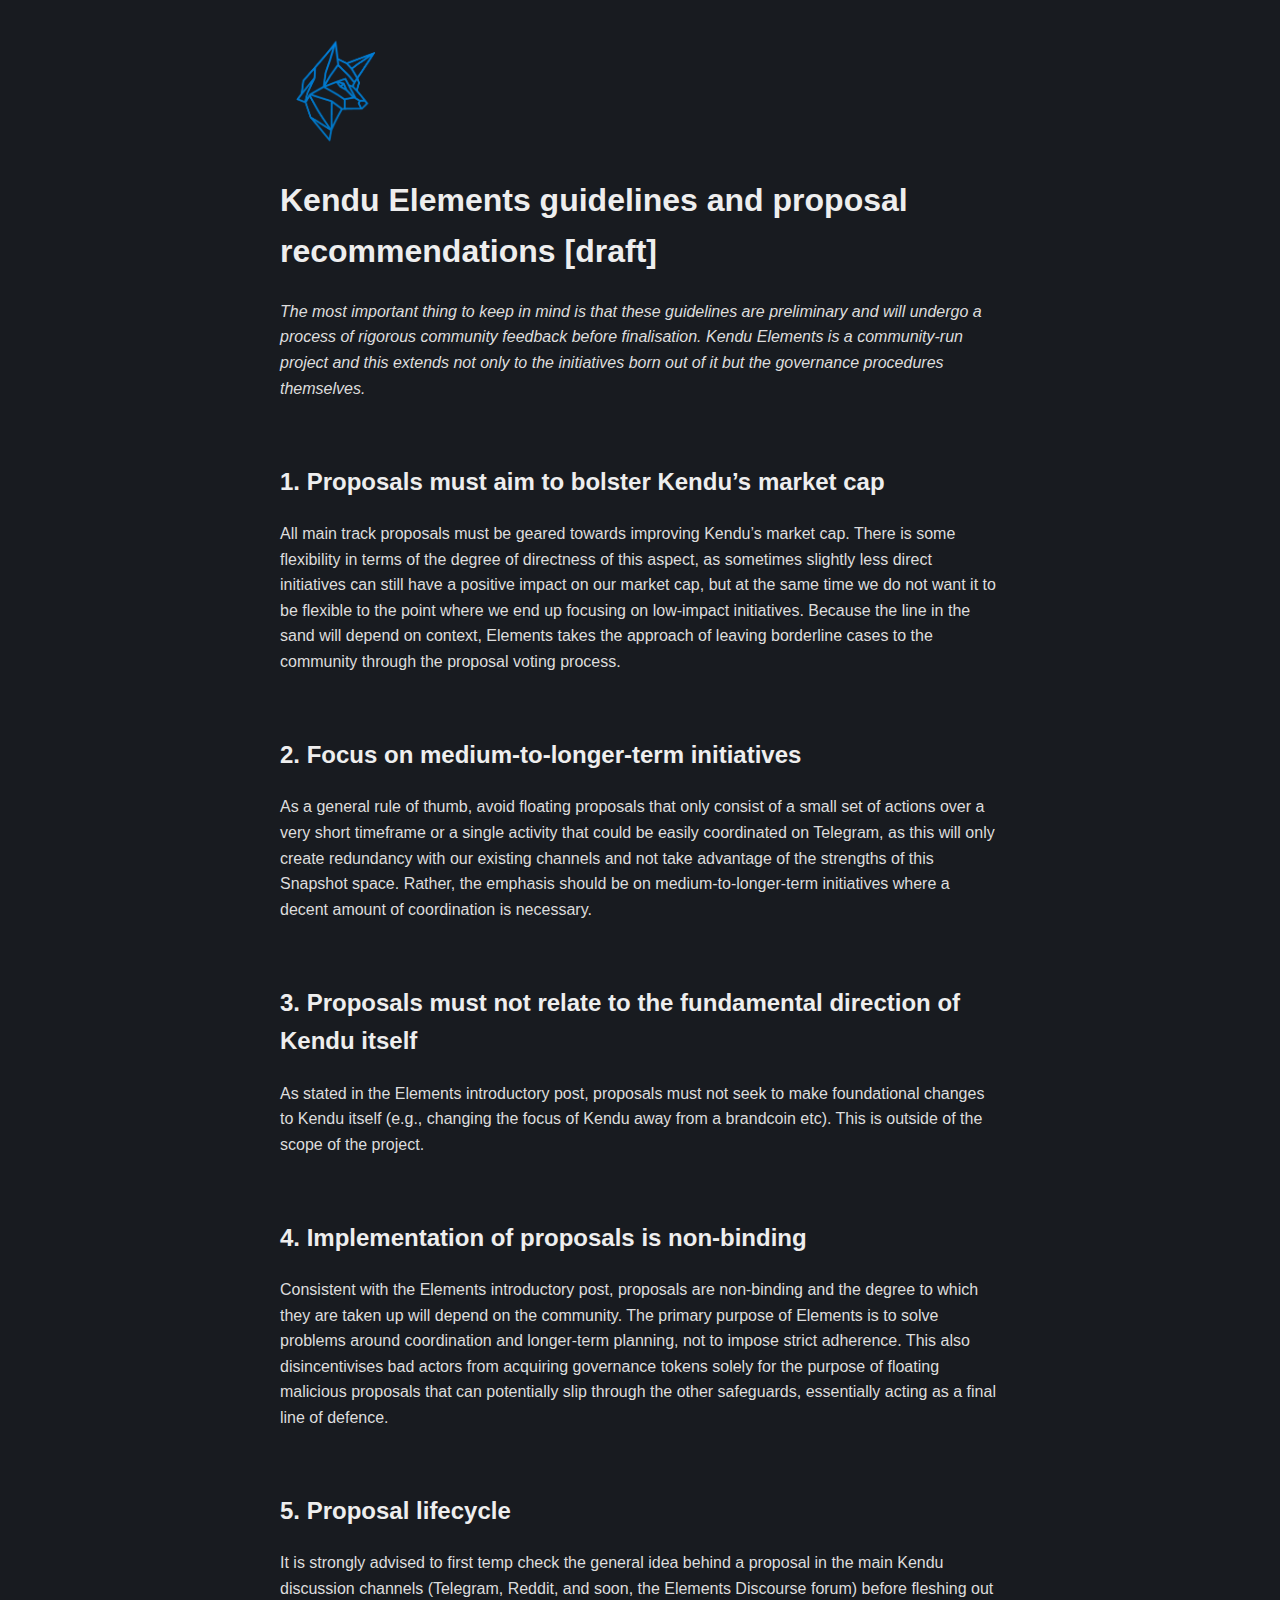
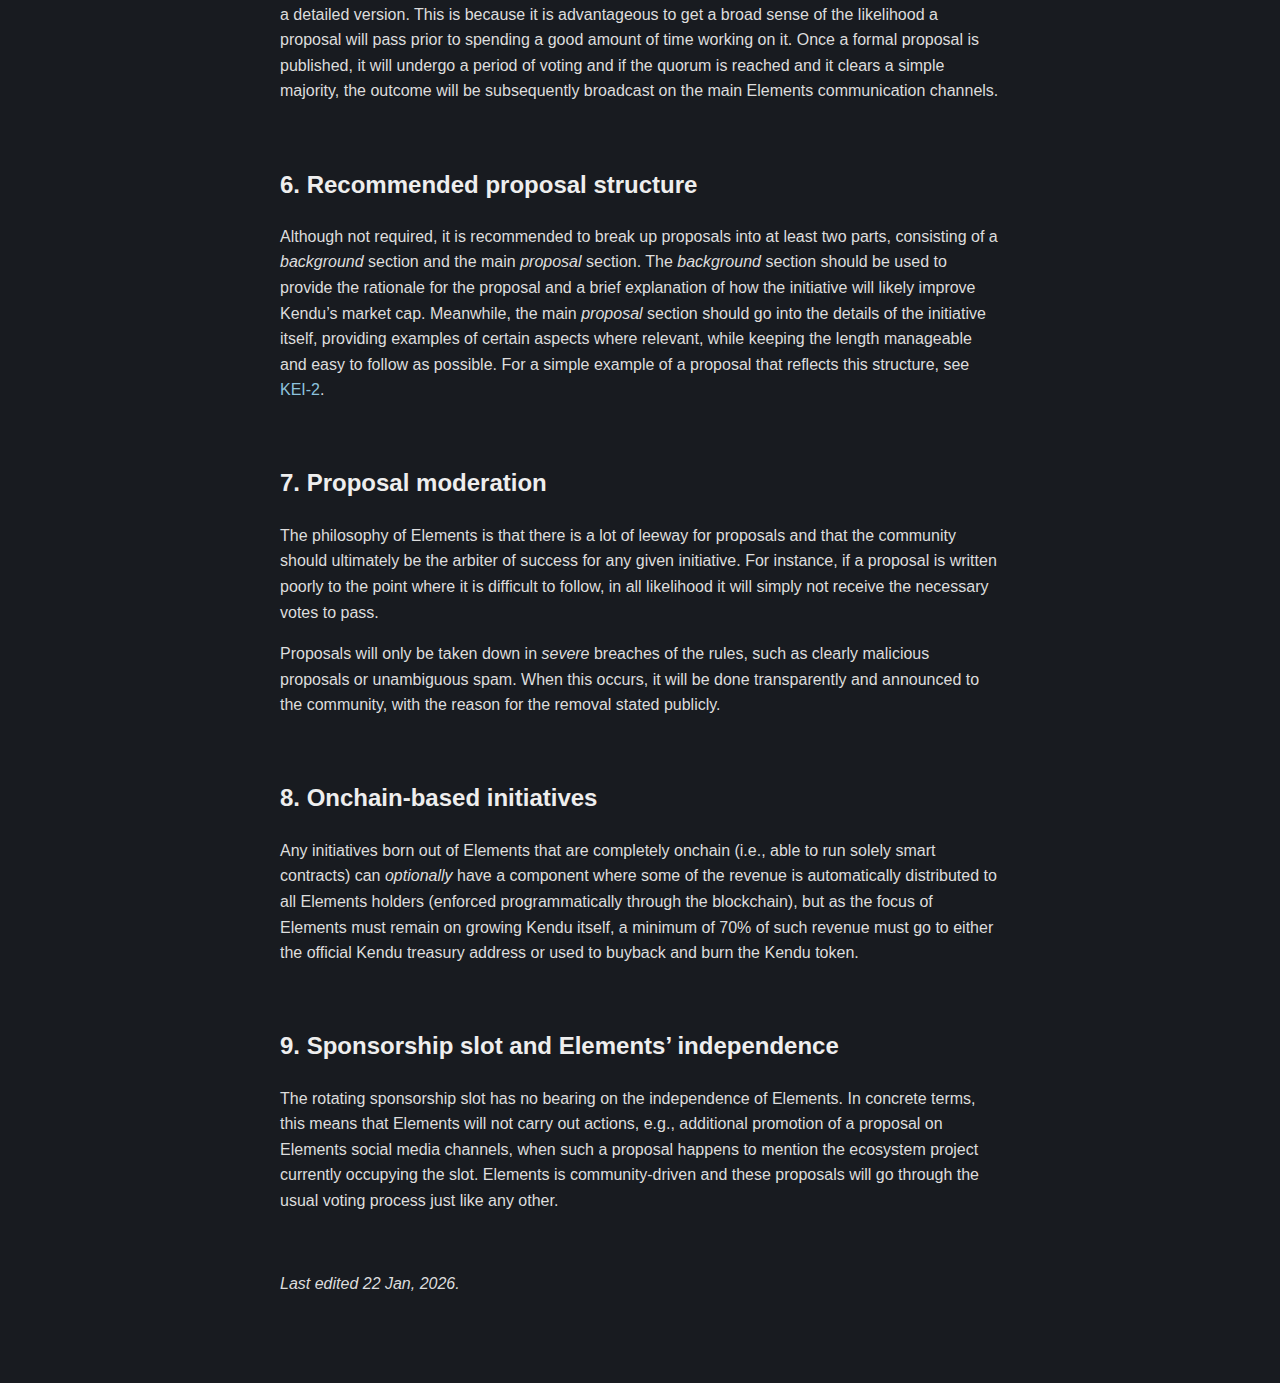
<file: guidelines.html>
<!DOCTYPE html>
<html lang="en-us">

<head>
  <meta http-equiv="X-Clacks-Overhead" content="GNU Terry Pratchett" />
  <meta charset="utf-8">
  <meta name="viewport" content="width=device-width, initial-scale=1.0" />
<title>Kendu Elements guidelines</title>
<meta name="title" content="Kendu Elements guidelines" />
<link
    rel="shortcut icon"
    href="./kei1_assets/ke_logo.png"
    type="image/x-icon"
/>

  <style>
  :root {
    --width: 720px;
    --font-main: Verdana, sans-serif;
    --font-secondary: Verdana, sans-serif;
    --font-scale: 1em;
    --background-color: #181b20;
    --heading-color: #eee;
    --text-color: #ddd;
    --link-color: #8cc2dd;
    --visited-color: #8b6fcb;
    --blockquote-color: #ccc;
  }

  @media (prefers-color-scheme: dark) {
    :root {
      --background-color: #181b20;
      --heading-color: #eee;
      --text-color: #ddd;
      --link-color: #8cc2dd;
      --visited-color: #8b6fcb;
      --blockquote-color: #ccc;
    }
  }

  body {
    font-family: var(--font-secondary);
    font-size: var(--font-scale);
    margin: auto;
    padding: 20px;
    max-width: var(--width);
    text-align: left;
    background-color: var(--background-color);
    word-wrap: break-word;
    overflow-wrap: break-word;
    line-height: 1.5;
    color: var(--text-color);
  }

  h1,
  h2,
  h3,
  h4,
  h5,
  h6 {
    font-family: var(--font-main);
    color: var(--heading-color);
  }

  a {
    color: var(--link-color);
    cursor: pointer;
    text-decoration: none;
  }

  a:hover {
    text-decoration: underline;
  }

  nav a {
    margin-right: 8px;
  }

  strong,
  b {
    color: var(--heading-color);
  }

  button {
    margin: 0;
    cursor: pointer;
  }

  time {
    font-family: monospace;
    font-style: normal;
    font-size: 15px;
  }

  main {
    line-height: 1.6;
  }

  table {
    width: 100%;
  }

  hr {
    border: 0;
    border-top: 1px dashed;
  }

  img {
    max-width: 100%;
  }

  code {
    font-family: monospace;
    padding: 2px;
    border-radius: 3px;
  }

  blockquote {
    border-left: 1px solid #999;
    color: var(--blockquote-color);
    padding-left: 20px;
    font-style: italic;
  }

  footer {
    padding: 25px 0;
    text-align: center;
  }

  .title:hover {
    text-decoration: none;
  }

  .title h1 {
    font-size: 1.5em;
  }

  .inline {
    width: auto !important;
  }

  .highlight,
  .code {
    border-radius: 3px;
    margin-block-start: 1em;
    margin-block-end: 1em;
    overflow-x: auto;
  }

   
  ul.blog-posts {
    list-style-type: none;
    padding: unset;
  }

  ul.blog-posts li {
    display: flex;
  }

  ul.blog-posts li span {
    flex: 0 0 130px;
  }

  ul.blog-posts li a:visited {
    color: var(--visited-color);
  }

</style>

</head>

<body>
  <header><a href="/" class="title">
</a>
</header>
  <main>

<content>
  <p><a href="https://kenduelements.xyz/"><img src="./kei1_assets/ke_logo.png" style="height:110px;width:110px;" alt="Logo"></a></p>
  <h1 id="kendu-elements-guidelines-and-proposal-recommendations-draft">Kendu Elements guidelines and proposal recommendations [draft]</h1>
  
<p><i>The most important thing to keep in mind is that these guidelines are preliminary and will undergo a process of rigorous community feedback before finalisation. Kendu Elements is a community-run project and this extends not only to the initiatives born out of it but the governance procedures themselves.</i></p>
<br>
<h2 id="1-proposals-must-aim-to-bolster-kendus-market-cap">1. Proposals must aim to bolster Kendu’s market cap</h2>
<p>All main track proposals must be geared towards improving Kendu’s market cap. There is some flexibility in terms of the degree of directness of this aspect, as sometimes slightly less direct initiatives can still have a positive impact on our market cap, but at the same time we do not want it to be flexible to the point where we end up focusing on low-impact initiatives. Because the line in the sand will depend on context, Elements takes the approach of leaving borderline cases to the community through the proposal voting process.</p>
<br>
<h2 id="2-focus-on-medium-to-longer-term-initiatives">2. Focus on medium-to-longer-term initiatives</h2>
<p>As a general rule of thumb, avoid floating proposals that only consist of a small set of actions over a very short timeframe or a single activity that could be easily coordinated on Telegram, as this will only create redundancy with our existing channels and not take advantage of the strengths of this Snapshot space. Rather, the emphasis should be on medium-to-longer-term initiatives where a decent amount of coordination is necessary.</p>
<br>
<h2 id="3-proposals-must-not-relate-to-the-fundamental-direction-of-kendu-itself">3. Proposals must not relate to the fundamental direction of Kendu itself</h2>
<p>As stated in the Elements introductory post, proposals must not seek to make foundational changes to Kendu itself (e.g., changing the focus of Kendu away from a brandcoin etc). This is outside of the scope of the project.</p>
<br>
<h2 id="4-implementation-of-proposals-is-non-binding">4. Implementation of proposals is non-binding</h2>
<p>Consistent with the Elements introductory post, proposals are non-binding and the degree to which they are taken up will depend on the community. The primary purpose of Elements is to solve problems around coordination and longer-term planning, not to impose strict adherence. This also disincentivises bad actors from acquiring governance tokens solely for the purpose of floating malicious proposals that can potentially slip through the other safeguards, essentially acting as a final line of defence.</p>
<br>
<h2 id="5-proposal-lifecycle">5. Proposal lifecycle</h2>
<p>It is strongly advised to first temp check the general idea behind a proposal in the main Kendu discussion channels (Telegram, Reddit, and soon, the Elements Discourse forum) before fleshing out a detailed version. This is because it is advantageous to get a broad sense of the likelihood a proposal will pass prior to spending a good amount of time working on it. Once a formal proposal is published, it will undergo a period of voting and if the quorum is reached and it clears a simple majority, the outcome will be subsequently broadcast on the main Elements communication channels.</p>
<br>
<h2 id="6-recommended-proposal-structure">6. Recommended proposal structure</h2>
<p>Although not required, it is recommended to break up proposals into at least two parts, consisting of a <em>background</em> section and the main <em>proposal</em> section. The <em>background</em> section should be used to provide the rationale for the proposal and a brief explanation of how the initiative will likely improve Kendu’s market cap. Meanwhile, the main <em>proposal</em> section should go into the details of the initiative itself, providing examples of certain aspects where relevant, while keeping the length manageable and easy to follow as possible. For a simple example of a proposal that reflects this structure, see <a href="https://kenduelements.xyz/kei2">KEI-2</a>.</p>
<br>
<h2 id="7-proposal-moderation">7. Proposal moderation</h2>
<p>The philosophy of Elements is that there is a lot of leeway for proposals and that the community should ultimately be the arbiter of success for any given initiative. For instance, if a proposal is written poorly to the point where it is difficult to follow, in all likelihood it will simply not receive the necessary votes to pass.</p>
<p>Proposals will only be taken down in <em>severe</em> breaches of the rules, such as clearly malicious proposals or unambiguous spam. When this occurs, it will be done transparently and announced to the community, with the reason for the removal stated publicly.</p>
<br>
<h2 id="8-onchain-based-initiatives">8. Onchain-based initiatives</h2>
<p>Any initiatives born out of Elements that are completely onchain (i.e., able to run solely smart contracts) can <em>optionally</em> have a component where some of the revenue is automatically distributed to all Elements holders (enforced programmatically through the blockchain), but as the focus of Elements must remain on growing Kendu itself, a minimum of 70% of such revenue must go to either the official Kendu treasury address or used to buyback and burn the Kendu token.</p>
<br>
<h2 id="9-sponsorship-slot-and-elements-independence">9. Sponsorship slot and Elements’ independence</h2>
<p>The rotating sponsorship slot has no bearing on the independence of Elements. In concrete terms, this means that Elements will not carry out actions, e.g., additional promotion of a proposal on Elements social media channels, when such a proposal happens to mention the ecosystem project currently occupying the slot. Elements is community-driven and these proposals will go through the usual voting process just like any other.</p>
<br>
<p><em>Last edited 22 Jan, 2026.</em></p>

</content>



<p>
  
</p>

  </main>
  <footer></footer>

  
</body>

</html>
</file>
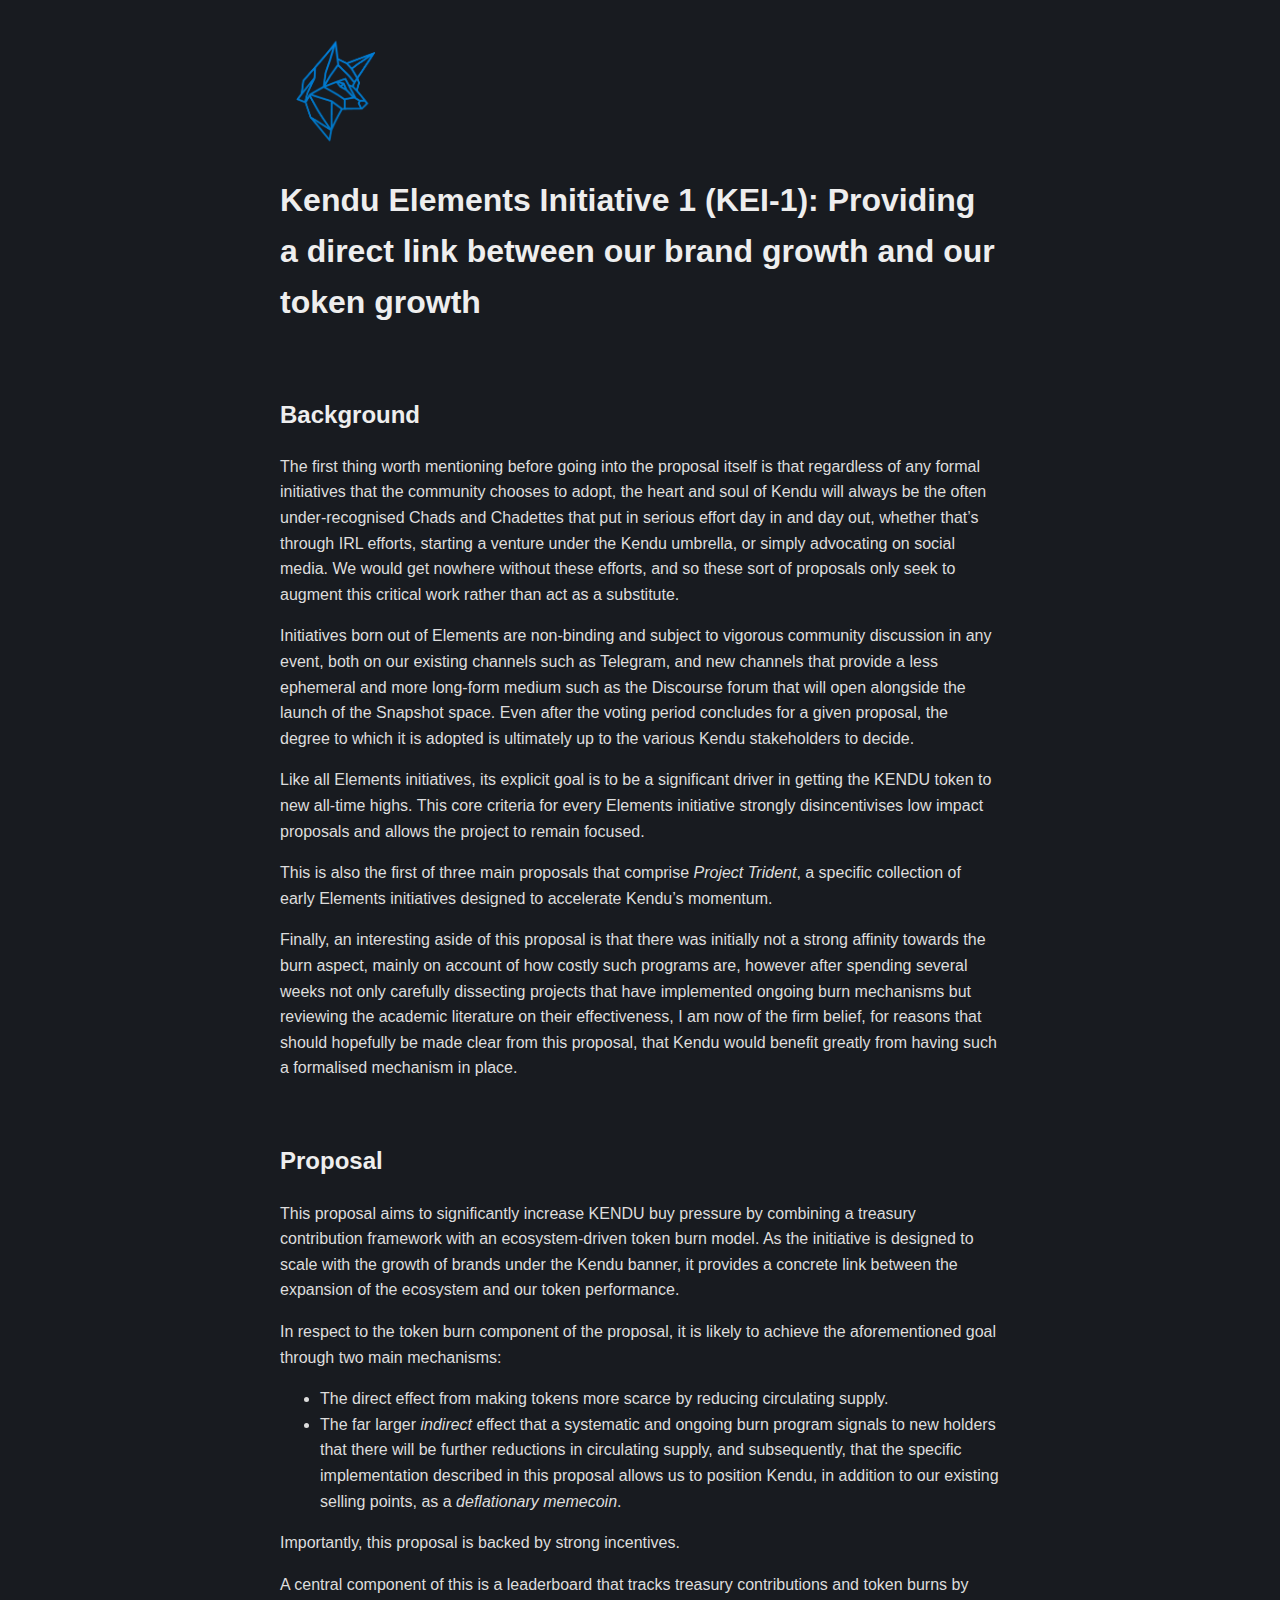
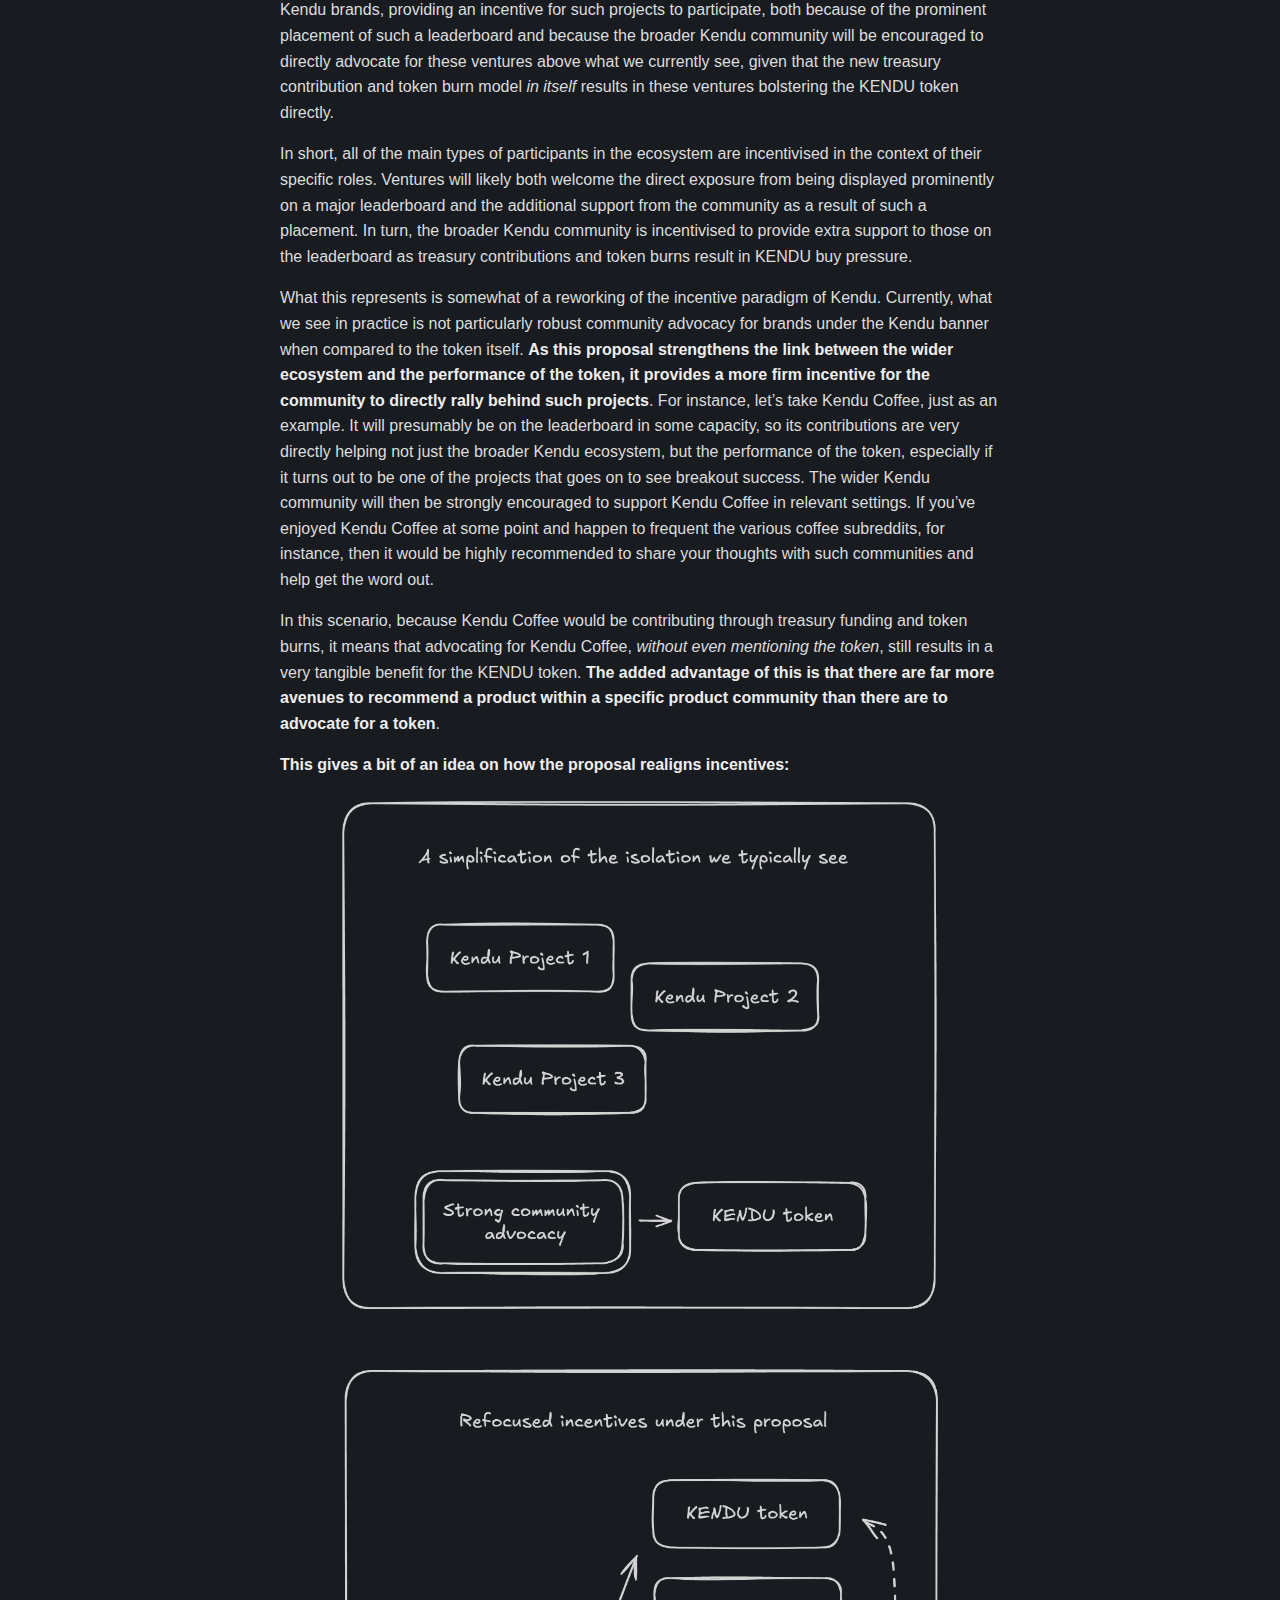
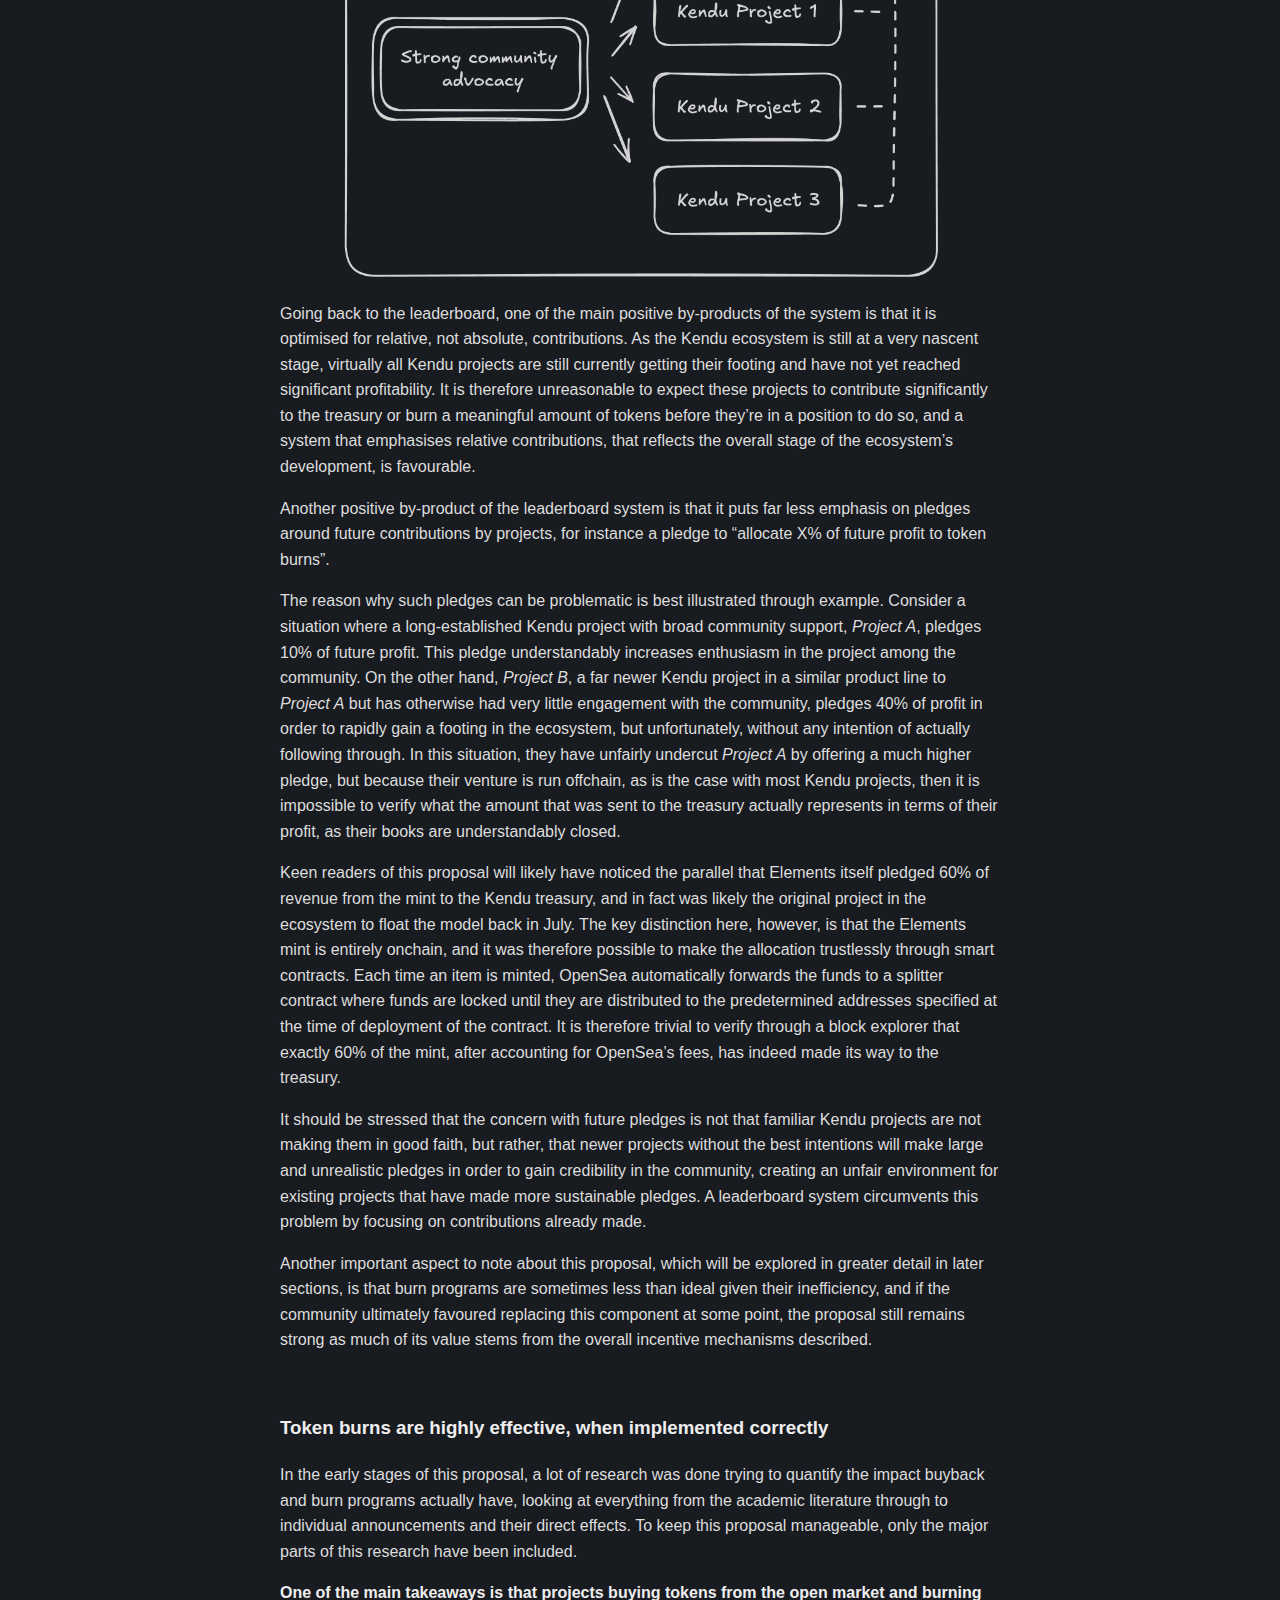
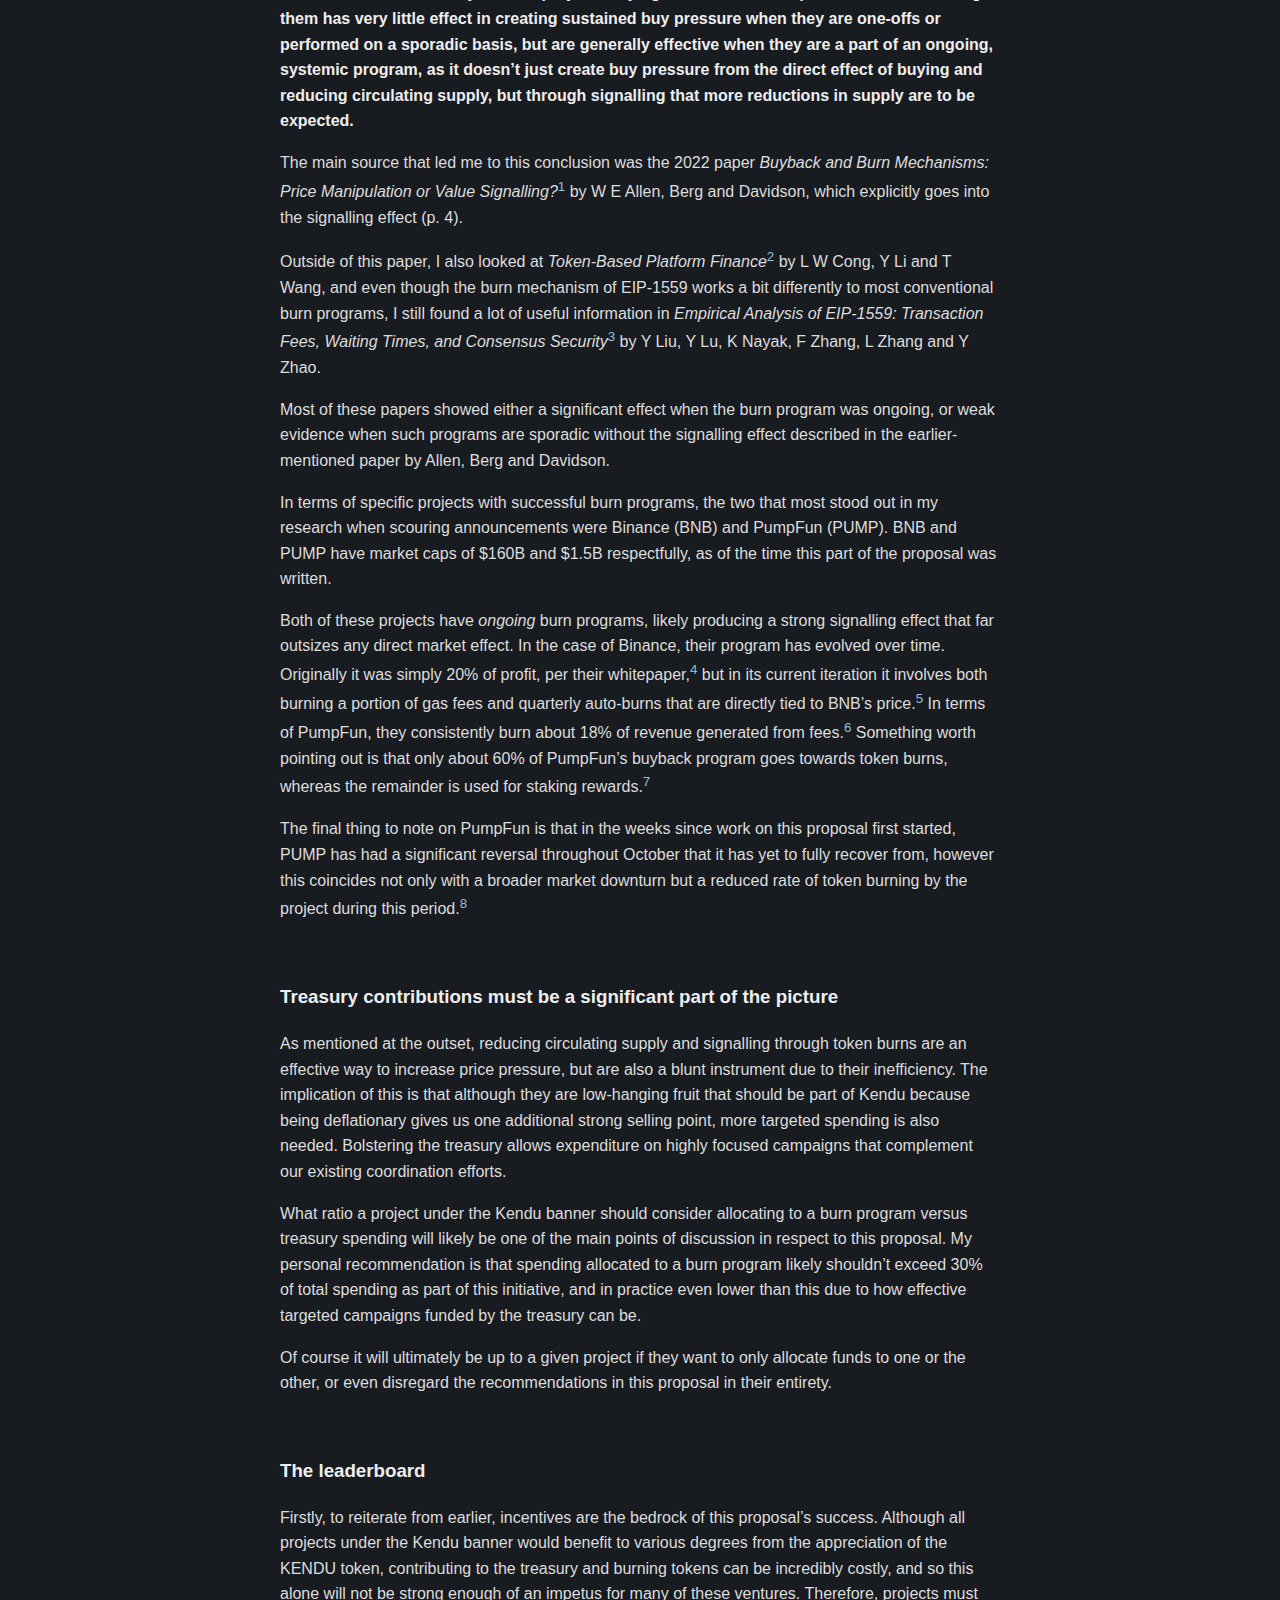
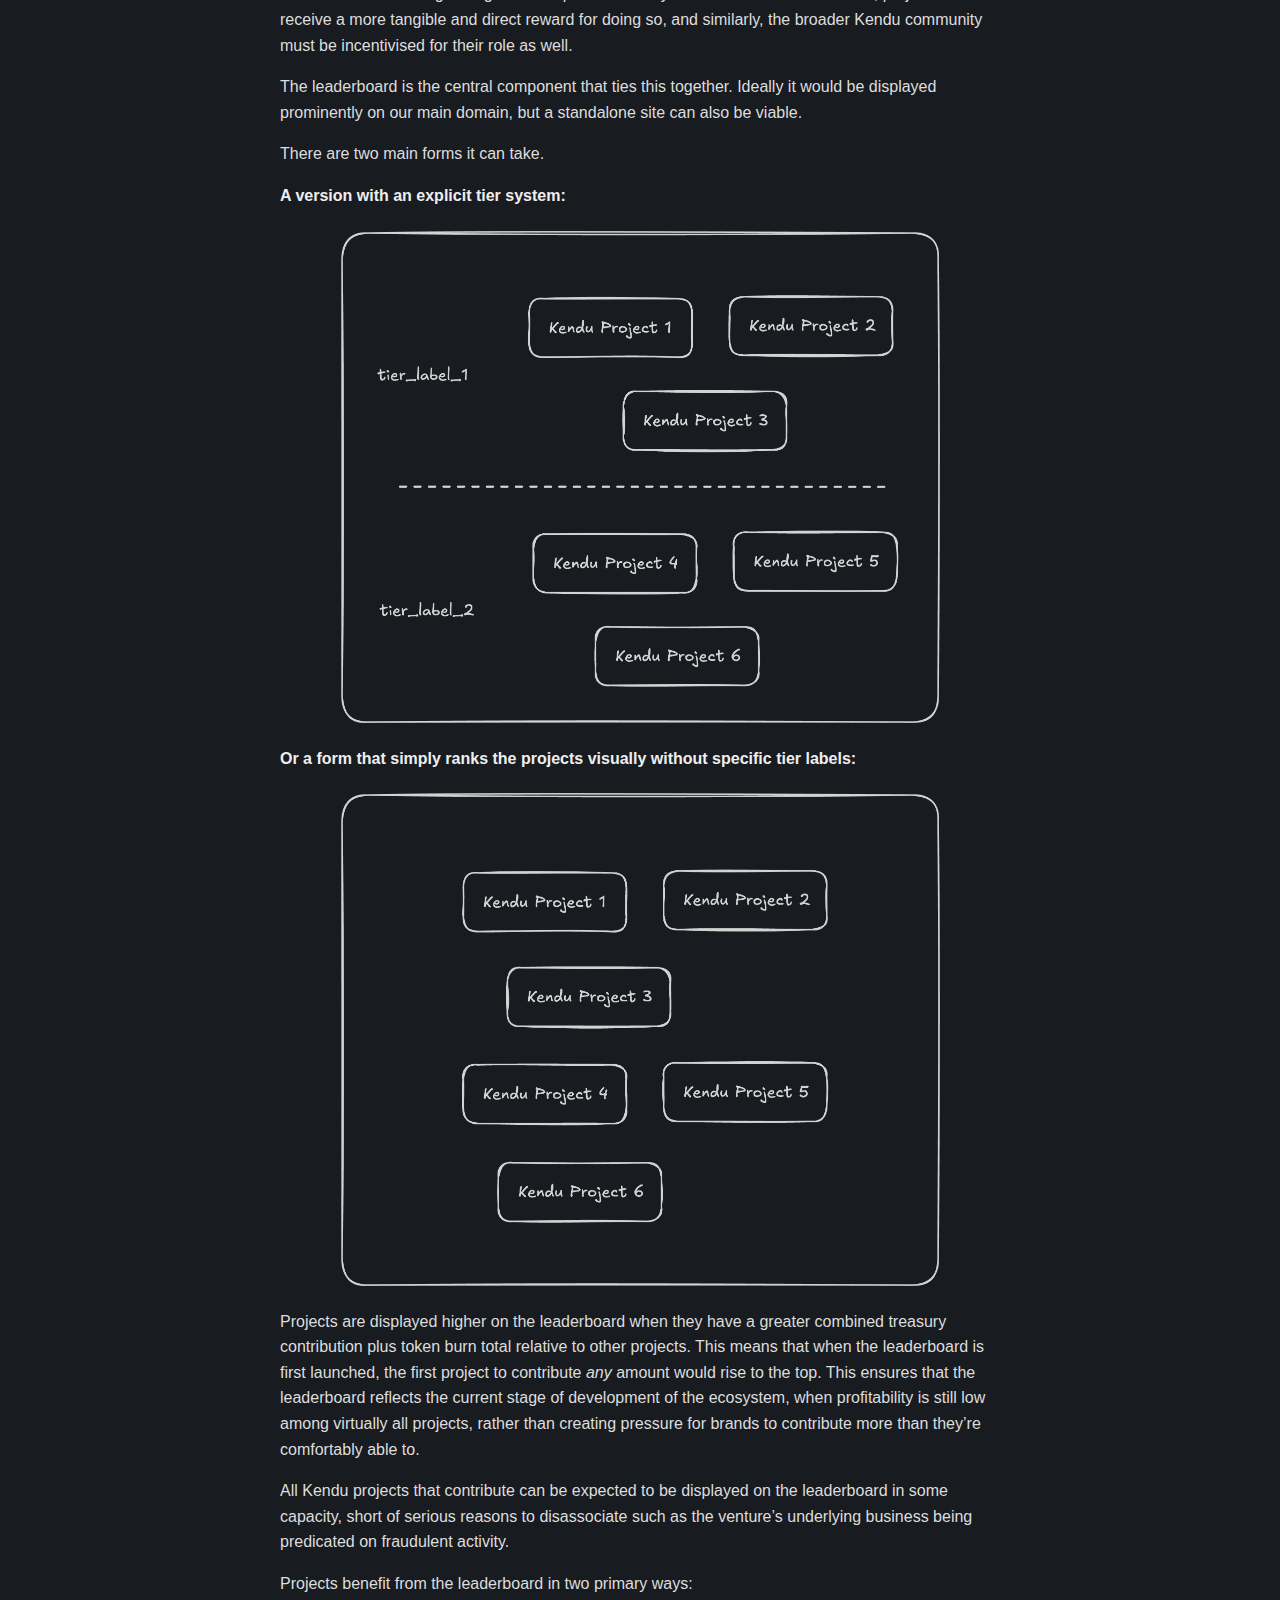
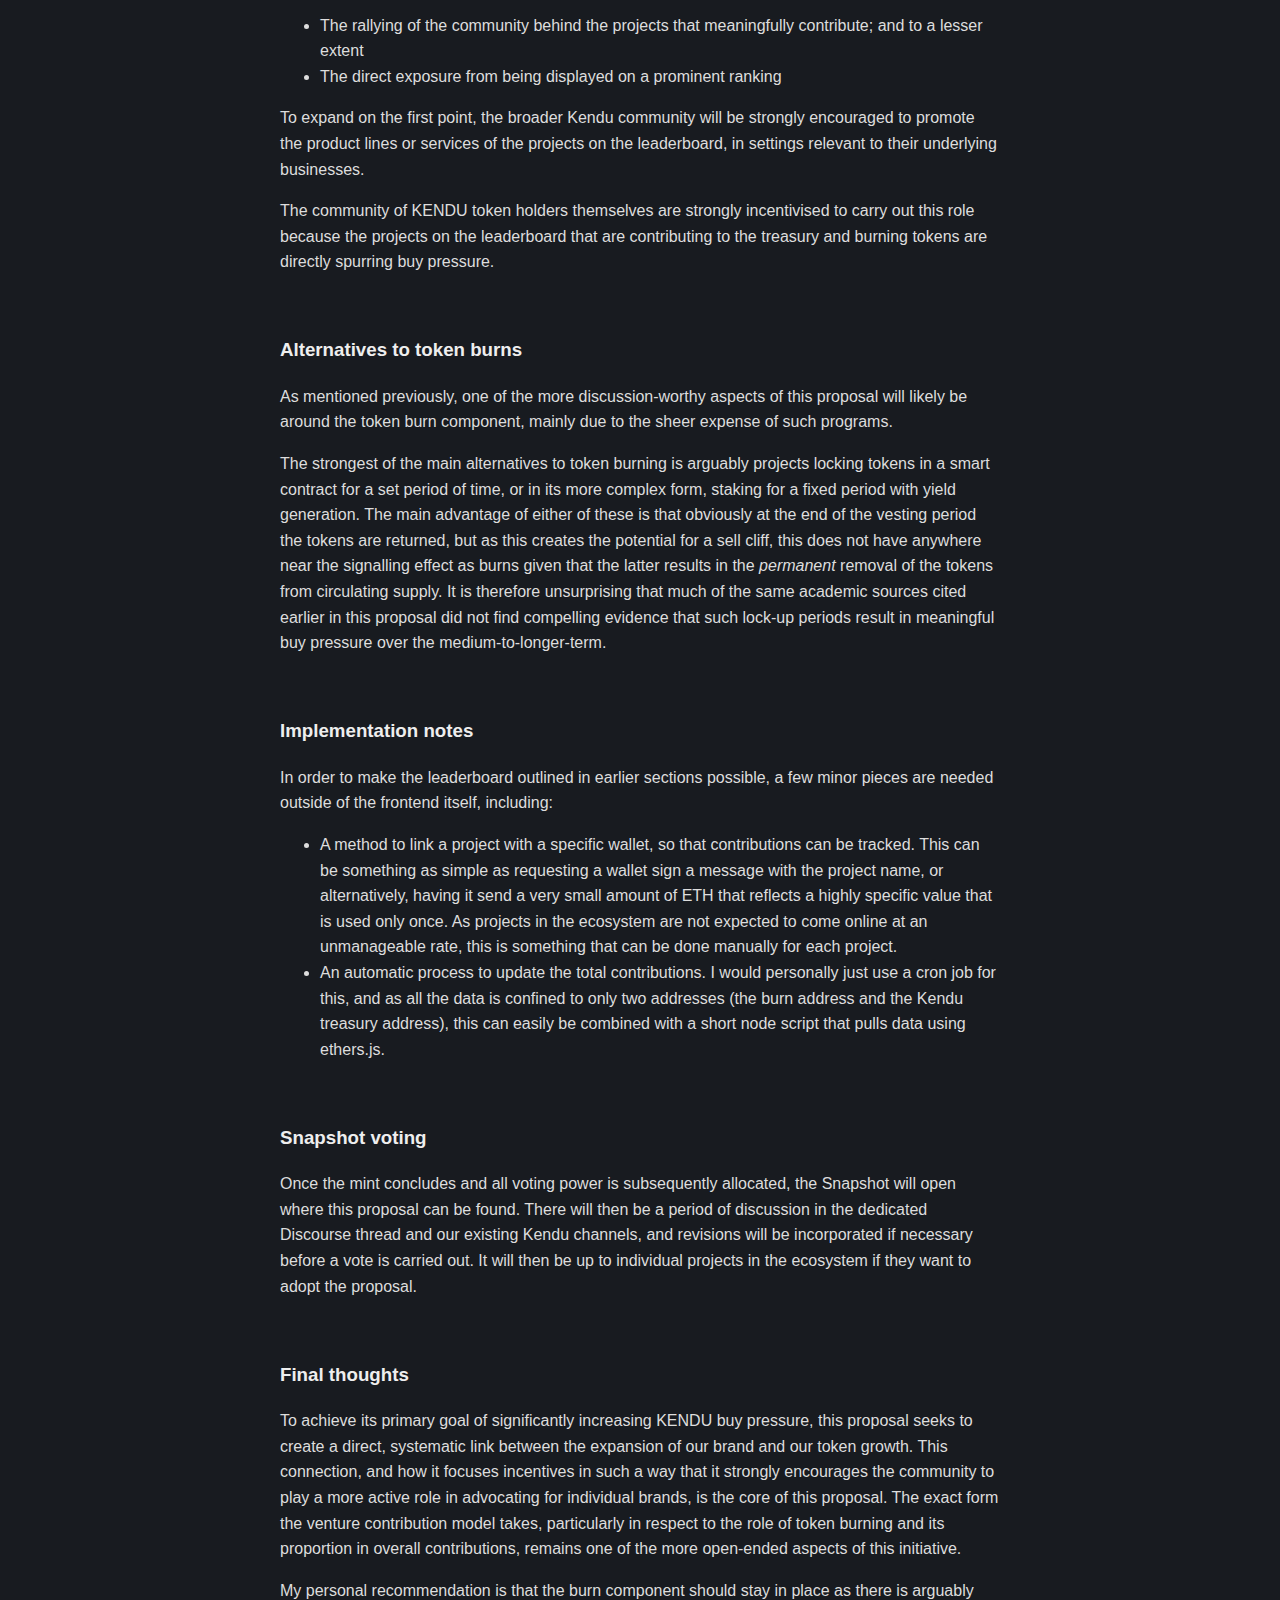
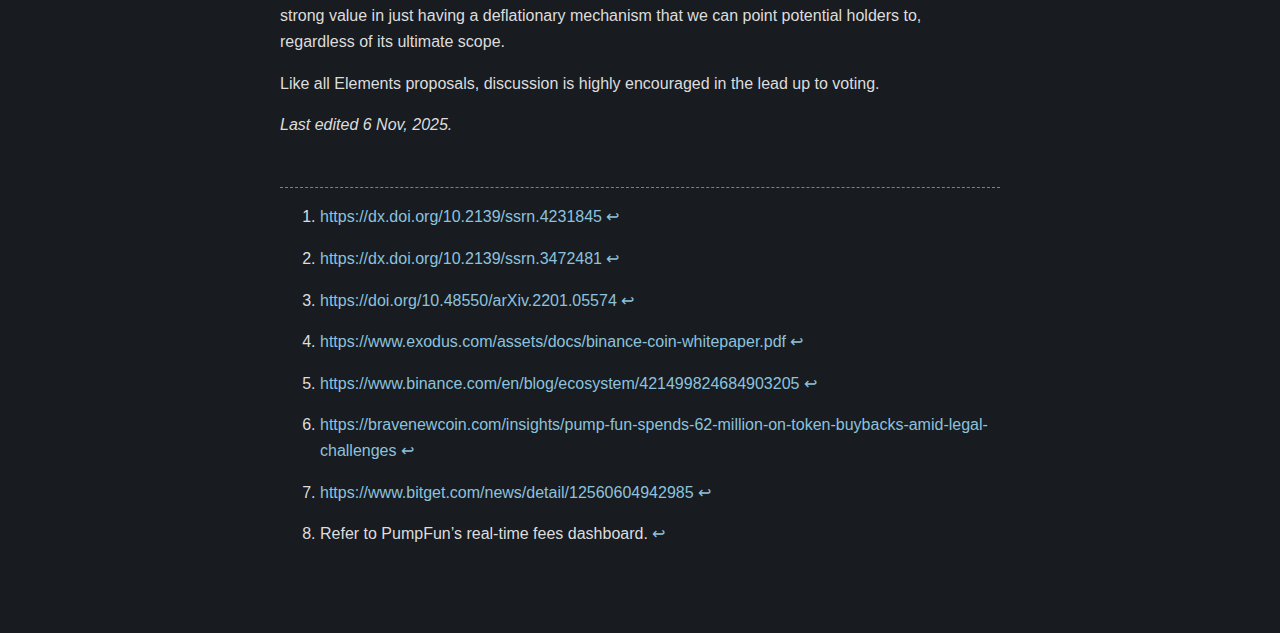
<file: kei1.html>
<!DOCTYPE html>
<html lang="en-us">

<head>
  <meta http-equiv="X-Clacks-Overhead" content="GNU Terry Pratchett" />
  <meta charset="utf-8">
  <meta name="viewport" content="width=device-width, initial-scale=1.0" />
<title>Kendu Elements Initiative 1</title>
<meta name="title" content="Kendu Elements Initiative 1" />
<link
    rel="shortcut icon"
    href="./kei1_assets/ke_logo.png"
    type="image/x-icon"
/>
<meta name="description" content="
Kendu Elements Initiative 1 (KEI-1): Providing a direct link between our brand growth and our token growth
Background
The first thing worth mentioning before going into the proposal itself is that regardless of any formal initiatives that the community chooses to adopt, the heart and soul of Kendu will always be the often under-recognised Chads and Chadettes that put in serious effort day in and day out, whether that’s through IRL efforts, starting a venture under the Kendu umbrella, or simply advocating on social media. We would get nowhere without these efforts, and so these sort of proposals only seek to augment this critical work rather than act as a substitute." />
<meta name="keywords" content="" />


<meta property="og:url" content="https://kenduelements.xyz/kei1/">
  <meta property="og:site_name" content="Kendu Elements Initiative 1">
  <meta property="og:title" content="Kendu Elements Initiative 1">
  <meta property="og:description" content="Kendu Elements Initiative 1 (KEI-1): Providing a direct link between our brand growth and our token growth Background The first thing worth mentioning before going into the proposal itself is that regardless of any formal initiatives that the community chooses to adopt, the heart and soul of Kendu will always be the often under-recognised Chads and Chadettes that put in serious effort day in and day out, whether that’s through IRL efforts, starting a venture under the Kendu umbrella, or simply advocating on social media. We would get nowhere without these efforts, and so these sort of proposals only seek to augment this critical work rather than act as a substitute.">
  <meta property="og:locale" content="en_us">
  <meta property="og:type" content="article">




  <meta name="twitter:card" content="summary">
  <meta name="twitter:title" content="Kendu Elements Initiative 1">
  <meta name="twitter:description" content="Kendu Elements Initiative 1 (KEI-1): Providing a direct link between our brand growth and our token growth Background The first thing worth mentioning before going into the proposal itself is that regardless of any formal initiatives that the community chooses to adopt, the heart and soul of Kendu will always be the often under-recognised Chads and Chadettes that put in serious effort day in and day out, whether that’s through IRL efforts, starting a venture under the Kendu umbrella, or simply advocating on social media. We would get nowhere without these efforts, and so these sort of proposals only seek to augment this critical work rather than act as a substitute.">




  <meta itemprop="name" content="Kendu Elements Initiative 1">
  <meta itemprop="description" content="Kendu Elements Initiative 1 (KEI-1): Providing a direct link between our brand growth and our token growth Background The first thing worth mentioning before going into the proposal itself is that regardless of any formal initiatives that the community chooses to adopt, the heart and soul of Kendu will always be the often under-recognised Chads and Chadettes that put in serious effort day in and day out, whether that’s through IRL efforts, starting a venture under the Kendu umbrella, or simply advocating on social media. We would get nowhere without these efforts, and so these sort of proposals only seek to augment this critical work rather than act as a substitute.">
  <meta itemprop="wordCount" content="3082">
<meta name="referrer" content="no-referrer-when-downgrade" />

  <style>
  :root {
    --width: 720px;
    --font-main: Verdana, sans-serif;
    --font-secondary: Verdana, sans-serif;
    --font-scale: 1em;
    --background-color: #181b20;
    --heading-color: #eee;
    --text-color: #ddd;
    --link-color: #8cc2dd;
    --visited-color: #8b6fcb;
    --blockquote-color: #ccc;
  }

  @media (prefers-color-scheme: dark) {
    :root {
      --background-color: #181b20;
      --heading-color: #eee;
      --text-color: #ddd;
      --link-color: #8cc2dd;
      --visited-color: #8b6fcb;
      --blockquote-color: #ccc;
    }
  }

  body {
    font-family: var(--font-secondary);
    font-size: var(--font-scale);
    margin: auto;
    padding: 20px;
    max-width: var(--width);
    text-align: left;
    background-color: var(--background-color);
    word-wrap: break-word;
    overflow-wrap: break-word;
    line-height: 1.5;
    color: var(--text-color);
  }

  h1,
  h2,
  h3,
  h4,
  h5,
  h6 {
    font-family: var(--font-main);
    color: var(--heading-color);
  }

  a {
    color: var(--link-color);
    cursor: pointer;
    text-decoration: none;
  }

  a:hover {
    text-decoration: underline;
  }

  nav a {
    margin-right: 8px;
  }

  strong,
  b {
    color: var(--heading-color);
  }

  button {
    margin: 0;
    cursor: pointer;
  }

  time {
    font-family: monospace;
    font-style: normal;
    font-size: 15px;
  }

  main {
    line-height: 1.6;
  }

  table {
    width: 100%;
  }

  hr {
    border: 0;
    border-top: 1px dashed;
  }

  img {
    max-width: 100%;
  }

  code {
    font-family: monospace;
    padding: 2px;
    border-radius: 3px;
  }

  blockquote {
    border-left: 1px solid #999;
    color: var(--blockquote-color);
    padding-left: 20px;
    font-style: italic;
  }

  footer {
    padding: 25px 0;
    text-align: center;
  }

  .title:hover {
    text-decoration: none;
  }

  .title h1 {
    font-size: 1.5em;
  }

  .inline {
    width: auto !important;
  }

  .highlight,
  .code {
    border-radius: 3px;
    margin-block-start: 1em;
    margin-block-end: 1em;
    overflow-x: auto;
  }

   
  ul.blog-posts {
    list-style-type: none;
    padding: unset;
  }

  ul.blog-posts li {
    display: flex;
  }

  ul.blog-posts li span {
    flex: 0 0 130px;
  }

  ul.blog-posts li a:visited {
    color: var(--visited-color);
  }

</style>

</head>

<body>
  <header><a href="/" class="title">
</a>
</header>
  <main>

<content>
  <p><a href="https://kenduelements.xyz/"><img src="./kei1_assets/ke_logo.png" style="height:110px;width:110px;" alt="Logo"></a></p>
<h1 id="kendu-elements-initiative-1-kei-1-providing-a-direct-link-between-our-brand-growth-and-our-token-growth">Kendu Elements Initiative 1 (KEI-1): Providing a direct link between our brand growth and our token growth</h1>
<br>
<h2 id="background">Background</h2>
<p>The first thing worth mentioning before going into the proposal itself is that regardless of any formal initiatives that the community chooses to adopt, the heart and soul of Kendu will always be the often under-recognised Chads and Chadettes that put in serious effort day in and day out, whether that’s through IRL efforts, starting a venture under the Kendu umbrella, or simply advocating on social media. We would get nowhere without these efforts, and so these sort of proposals only seek to augment this critical work rather than act as a substitute.</p>
<p>Initiatives born out of Elements are non-binding and subject to vigorous community discussion in any event, both on our existing channels such as Telegram, and new channels that provide a less ephemeral and more long-form medium such as the Discourse forum that will open alongside the launch of the Snapshot space. Even after the voting period concludes for a given proposal, the degree to which it is adopted is ultimately up to the various Kendu stakeholders to decide.</p>
<p>Like all Elements initiatives, its explicit goal is to be a significant driver in getting the KENDU token to new all-time highs. This core criteria for every Elements initiative strongly disincentivises low impact proposals and allows the project to remain focused.</p>
<p>This is also the first of three main proposals that comprise <em>Project Trident</em>, a specific collection of early Elements initiatives designed to accelerate Kendu’s momentum.</p>
<p>Finally, an interesting aside of this proposal is that there was initially not a strong affinity towards the burn aspect, mainly on account of how costly such programs are, however after spending several weeks not only carefully dissecting projects that have implemented ongoing burn mechanisms but reviewing the academic literature on their effectiveness, I am now of the firm belief, for reasons that should hopefully be made clear from this proposal, that Kendu would benefit greatly from having such a formalised mechanism in place.</p>
<br>
<h2 id="proposal">Proposal</h2>
<p>This proposal aims to significantly increase KENDU buy pressure by combining a treasury contribution framework with an ecosystem-driven token burn model. As the initiative is designed to scale with the growth of brands under the Kendu banner, it provides a concrete link between the expansion of the ecosystem and our token performance.</p>
<p>In respect to the token burn component of the proposal, it is likely to achieve the aforementioned goal through two main mechanisms:</p>
<ul>
<li>The direct effect from making tokens more scarce by reducing circulating supply.</li>
<li>The far larger <em>indirect</em> effect that a systematic and ongoing burn program signals to new holders that there will be further reductions in circulating supply, and subsequently, that the specific implementation described in this proposal allows us to position Kendu, in addition to our existing selling points, as a <em>deflationary memecoin</em>.</li>
</ul>
<p>Importantly, this proposal is backed by strong incentives.</p>
<p>A central component of this is a leaderboard that tracks treasury contributions and token burns by Kendu brands, providing an incentive for such projects to participate, both because of the prominent placement of such a leaderboard and because the broader Kendu community will be encouraged to directly advocate for these ventures above what we currently see, given that the new treasury contribution and token burn model <em>in itself</em> results in these ventures bolstering the KENDU token directly.</p>
<p>In short, all of the main types of participants in the ecosystem are incentivised in the context of their specific roles. Ventures will likely both welcome the direct exposure from being displayed prominently on a major leaderboard and the additional support from the community as a result of such a placement. In turn, the broader Kendu community is incentivised to provide extra support to those on the leaderboard as treasury contributions and token burns result in KENDU buy pressure.</p>
<p>What this represents is somewhat of a reworking of the incentive paradigm of Kendu. Currently, what we see in practice is not particularly robust community advocacy for brands under the Kendu banner when compared to the token itself. <strong>As this proposal strengthens the link between the wider ecosystem and the performance of the token, it provides a more firm incentive for the community to directly rally behind such projects</strong>. For instance, let’s take Kendu Coffee, just as an example. It will presumably be on the leaderboard in some capacity, so its contributions are very directly helping not just the broader Kendu ecosystem, but the performance of the token, especially if it turns out to be one of the projects that goes on to see breakout success. The wider Kendu community will then be strongly encouraged to support Kendu Coffee in relevant settings. If you’ve enjoyed Kendu Coffee at some point and happen to frequent the various coffee subreddits, for instance, then it would be highly recommended to share your thoughts with such communities and help get the word out.</p>
<p>In this scenario, because Kendu Coffee would be contributing through treasury funding and token burns, it means that advocating for Kendu Coffee, <em>without even mentioning the token</em>, still results in a very tangible benefit for the KENDU token. <strong>The added advantage of this is that there are far more avenues to recommend a product within a specific product community than there are to advocate for a token</strong>.</p>
<p><strong>This gives a bit of an idea on how the proposal realigns incentives:</strong></p>
<p><img src="./kei1_assets/diagram1.png" style="display:block;margin:auto;width:85%;" alt="Diagram 1"></p>
<p>Going back to the leaderboard, one of the main positive by-products of the system is that it is optimised for relative, not absolute, contributions. As the Kendu ecosystem is still at a very nascent stage, virtually all Kendu projects are still currently getting their footing and have not yet reached significant profitability. It is therefore unreasonable to expect these projects to contribute significantly to the treasury or burn a meaningful amount of tokens before they’re in a position to do so, and a system that emphasises relative contributions, that reflects the overall stage of the ecosystem’s development, is favourable.</p>
<p>Another positive by-product of the leaderboard system is that it puts far less emphasis on pledges around future contributions by projects, for instance a pledge to “allocate X% of future profit to token burns”.</p>
<p>The reason why such pledges can be problematic is best illustrated through example. Consider a situation where a long-established Kendu project with broad community support, <em>Project A</em>, pledges 10% of future profit. This pledge understandably increases enthusiasm in the project among the community. On the other hand, <em>Project B</em>, a far newer Kendu project in a similar product line to <em>Project A</em> but has otherwise had very little engagement with the community, pledges 40% of profit in order to rapidly gain a footing in the ecosystem, but unfortunately, without any intention of actually following through. In this situation, they have unfairly undercut <em>Project A</em> by offering a much higher pledge, but because their venture is run offchain, as is the case with most Kendu projects, then it is impossible to verify what the amount that was sent to the treasury actually represents in terms of their profit, as their books are understandably closed.</p>
<p>Keen readers of this proposal will likely have noticed the parallel that Elements itself pledged 60% of revenue from the mint to the Kendu treasury, and in fact was likely the original project in the ecosystem to float the model back in July. The key distinction here, however, is that the Elements mint is entirely onchain, and it was therefore possible to make the allocation trustlessly through smart contracts. Each time an item is minted, OpenSea automatically forwards the funds to a splitter contract where funds are locked until they are distributed to the predetermined addresses specified at the time of deployment of the contract. It is therefore trivial to verify through a block explorer that exactly 60% of the mint, after accounting for OpenSea’s fees, has indeed made its way to the treasury.</p>
<p>It should be stressed that the concern with future pledges is not that familiar Kendu projects are not making them in good faith, but rather, that newer projects without the best intentions will make large and unrealistic pledges in order to gain credibility in the community, creating an unfair environment for existing projects that have made more sustainable pledges. A leaderboard system circumvents this problem by focusing on contributions already made.</p>
<p>Another important aspect to note about this proposal, which will be explored in greater detail in later sections, is that burn programs are sometimes less than ideal given their inefficiency, and if the community ultimately favoured replacing this component at some point, the proposal still remains strong as much of its value stems from the overall incentive mechanisms described.</p>
<br>
<h3 id="token-burns-are-highly-effective-when-implemented-correctly">Token burns are highly effective, when implemented correctly</h3>
<p>In the early stages of this proposal, a lot of research was done trying to quantify the impact buyback and burn programs actually have, looking at everything from the academic literature through to individual announcements and their direct effects. To keep this proposal manageable, only the major parts of this research have been included.</p>
<p><strong>One of the main takeaways is that projects buying tokens from the open market and burning them has very little effect in creating sustained buy pressure when they are one-offs or performed on a sporadic basis, but are generally effective when they are a part of an ongoing, systemic program, as it doesn’t just create buy pressure from the direct effect of buying and reducing circulating supply, but through signalling that more reductions in supply are to be expected.</strong></p>
<p>The main source that led me to this conclusion was the 2022 paper <em>Buyback and Burn Mechanisms: Price Manipulation or Value Signalling?</em><sup id="fnref:1"><a href="#fn:1" class="footnote-ref" role="doc-noteref">1</a></sup> by W E Allen, Berg and Davidson, which explicitly goes into the signalling effect (p. 4).</p>
<p>Outside of this paper, I also looked at <em>Token-Based Platform Finance</em><sup id="fnref:2"><a href="#fn:2" class="footnote-ref" role="doc-noteref">2</a></sup> by L W Cong, Y Li and T Wang, and even though the burn mechanism of EIP-1559 works a bit differently to most conventional burn programs, I still found a lot of useful information in <em>Empirical Analysis of EIP-1559: Transaction Fees, Waiting Times, and Consensus Security</em><sup id="fnref:3"><a href="#fn:3" class="footnote-ref" role="doc-noteref">3</a></sup> by Y Liu, Y Lu, K Nayak, F Zhang, L Zhang and Y Zhao.</p>
<p>Most of these papers showed either a significant effect when the burn program was ongoing, or weak evidence when such programs are sporadic without the signalling effect described in the earlier-mentioned paper by Allen, Berg and Davidson.</p>
<p>In terms of specific projects with successful burn programs, the two that most stood out in my research when scouring announcements were Binance (BNB) and PumpFun (PUMP). BNB and PUMP have market caps of $160B and $1.5B respectfully, as of the time this part of the proposal was written.</p>
<p>Both of these projects have <em>ongoing</em> burn programs, likely producing a strong signalling effect that far outsizes any direct market effect. In the case of Binance, their program has evolved over time. Originally it was simply 20% of profit, per their whitepaper,<sup id="fnref:4"><a href="#fn:4" class="footnote-ref" role="doc-noteref">4</a></sup> but in its current iteration it involves both burning a portion of gas fees and quarterly auto-burns that are directly tied to BNB’s price.<sup id="fnref:5"><a href="#fn:5" class="footnote-ref" role="doc-noteref">5</a></sup> In terms of PumpFun, they consistently burn about 18% of revenue generated from fees.<sup id="fnref:6"><a href="#fn:6" class="footnote-ref" role="doc-noteref">6</a></sup> Something worth pointing out is that only about 60% of PumpFun’s buyback program goes towards token burns, whereas the remainder is used for staking rewards.<sup id="fnref:7"><a href="#fn:7" class="footnote-ref" role="doc-noteref">7</a></sup></p>
<p>The final thing to note on PumpFun is that in the weeks since work on this proposal first started, PUMP has had a significant reversal throughout October that it has yet to fully recover from, however this coincides not only with a broader market downturn but a reduced rate of token burning by the project during this period.<sup id="fnref:8"><a href="#fn:8" class="footnote-ref" role="doc-noteref">8</a></sup></p>
<br>
<h3 id="treasury-contributions-must-be-a-significant-part-of-the-picture">Treasury contributions must be a significant part of the picture</h3>
<p>As mentioned at the outset, reducing circulating supply and signalling through token burns are an effective way to increase price pressure, but are also a blunt instrument due to their inefficiency. The implication of this is that although they are low-hanging fruit that should be part of Kendu because being deflationary gives us one additional strong selling point, more targeted spending is also needed. Bolstering the treasury allows expenditure on highly focused campaigns that complement our existing coordination efforts.</p>
<p>What ratio a project under the Kendu banner should consider allocating to a burn program versus treasury spending will likely be one of the main points of discussion in respect to this proposal. My personal recommendation is that spending allocated to a burn program likely shouldn’t exceed 30% of total spending as part of this initiative, and in practice even lower than this due to how effective targeted campaigns funded by the treasury can be.</p>
<p>Of course it will ultimately be up to a given project if they want to only allocate funds to one or the other, or even disregard the recommendations in this proposal in their entirety.</p>
<br>
<h3 id="the-leaderboard">The leaderboard</h3>
<p>Firstly, to reiterate from earlier, incentives are the bedrock of this proposal’s success. Although all projects under the Kendu banner would benefit to various degrees from the appreciation of the KENDU token, contributing to the treasury and burning tokens can be incredibly costly, and so this alone will not be strong enough of an impetus for many of these ventures. Therefore, projects must receive a more tangible and direct reward for doing so, and similarly, the broader Kendu community must be incentivised for their role as well.</p>
<p>The leaderboard is the central component that ties this together. Ideally it would be displayed prominently on our main domain, but a standalone site can also be viable.</p>
<p>There are two main forms it can take.</p>
<p><strong>A version with an explicit tier system:</strong></p>
<p><img src="./kei1_assets/diagram2.png" style="display:block;margin:auto;width:85%;" alt="Diagram 2"></p>
<p><strong>Or a form that simply ranks the projects visually without specific tier labels:</strong></p>
<p><img src="./kei1_assets/diagram3.png" style="display:block;margin:auto;width:85%;" alt="Diagram 3"></p>
<p>Projects are displayed higher on the leaderboard when they have a greater combined treasury contribution plus token burn total relative to other projects. This means that when the leaderboard is first launched, the first project to contribute <em>any</em> amount would rise to the top. This ensures that the leaderboard reflects the current stage of development of the ecosystem, when profitability is still low among virtually all projects, rather than creating pressure for brands to contribute more than they’re comfortably able to.</p>
<p>All Kendu projects that contribute can be expected to be displayed on the leaderboard in some capacity, short of serious reasons to disassociate such as the venture’s underlying business being predicated on fraudulent activity.</p>
<p>Projects benefit from the leaderboard in two primary ways:</p>
<ul>
<li>The rallying of the community behind the projects that meaningfully contribute; and to a lesser extent</li>
<li>The direct exposure from being displayed on a prominent ranking</li>
</ul>
<p>To expand on the first point, the broader Kendu community will be strongly encouraged to promote the product lines or services of the projects on the leaderboard, in settings relevant to their underlying businesses.</p>
<p>The community of KENDU token holders themselves are strongly incentivised to carry out this role because the projects on the leaderboard that are contributing to the treasury and burning tokens are directly spurring buy pressure.</p>
<br>
<h3 id="alternatives-to-token-burns">Alternatives to token burns</h3>
<p>As mentioned previously, one of the more discussion-worthy aspects of this proposal will likely be around the token burn component, mainly due to the sheer expense of such programs.</p>
<p>The strongest of the main alternatives to token burning is arguably projects locking tokens in a smart contract for a set period of time, or in its more complex form, staking for a fixed period with yield generation. The main advantage of either of these is that obviously at the end of the vesting period the tokens are returned, but as this creates the potential for a sell cliff, this does not have anywhere near the signalling effect as burns given that the latter results in the <em>permanent</em> removal of the tokens from circulating supply. It is therefore unsurprising that much of the same academic sources cited earlier in this proposal did not find compelling evidence that such lock-up periods result in meaningful buy pressure over the medium-to-longer-term.</p>
<br>
<h3 id="implementation-notes">Implementation notes</h3>
<p>In order to make the leaderboard outlined in earlier sections possible, a few minor pieces are needed outside of the frontend itself, including:</p>
<ul>
<li>A method to link a project with a specific wallet, so that contributions can be tracked. This can be something as simple as requesting a wallet sign a message with the project name, or alternatively, having it send a very small amount of ETH that reflects a highly specific value that is used only once. As projects in the ecosystem are not expected to come online at an unmanageable rate, this is something that can be done manually for each project.</li>
<li>An automatic process to update the total contributions. I would personally just use a cron job for this, and as all the data is confined to only two addresses (the burn address and the Kendu treasury address), this can easily be combined with a short node script that pulls data using ethers.js.</li>
</ul>
<br>
<h3 id="snapshot-voting">Snapshot voting</h3>
<p>Once the mint concludes and all voting power is subsequently allocated, the Snapshot will open where this proposal can be found. There will then be a period of discussion in the dedicated Discourse thread and our existing Kendu channels, and revisions will be incorporated if necessary before a vote is carried out. It will then be up to individual projects in the ecosystem if they want to adopt the proposal.</p>
<br>
<h3 id="final-thoughts">Final thoughts</h3>
<p>To achieve its primary goal of significantly increasing KENDU buy pressure, this proposal seeks to create a direct, systematic link between the expansion of our brand and our token growth. This connection, and how it focuses incentives in such a way that it strongly encourages the community to play a more active role in advocating for individual brands, is the core of this proposal. The exact form the venture contribution model takes, particularly in respect to the role of token burning and its proportion in overall contributions, remains one of the more open-ended aspects of this initiative.</p>
<p>My personal recommendation is that the burn component should stay in place as there is arguably strong value in just having a deflationary mechanism that we can point potential holders to, regardless of its ultimate scope.</p>
<p>Like all Elements proposals, discussion is highly encouraged in the lead up to voting.</p>
<p><em>Last edited 6 Nov, 2025.</em></p>
<br>
<div class="footnotes" role="doc-endnotes">
<hr>
<ol>
<li id="fn:1">
<p><a href="https://dx.doi.org/10.2139/ssrn.4231845">https://dx.doi.org/10.2139/ssrn.4231845</a>&#160;<a href="#fnref:1" class="footnote-backref" role="doc-backlink">&#x21a9;&#xfe0e;</a></p>
</li>
<li id="fn:2">
<p><a href="https://dx.doi.org/10.2139/ssrn.3472481">https://dx.doi.org/10.2139/ssrn.3472481</a>&#160;<a href="#fnref:2" class="footnote-backref" role="doc-backlink">&#x21a9;&#xfe0e;</a></p>
</li>
<li id="fn:3">
<p><a href="https://doi.org/10.48550/arXiv.2201.05574">https://doi.org/10.48550/arXiv.2201.05574</a>&#160;<a href="#fnref:3" class="footnote-backref" role="doc-backlink">&#x21a9;&#xfe0e;</a></p>
</li>
<li id="fn:4">
<p><a href="https://www.exodus.com/assets/docs/binance-coin-whitepaper.pdf">https://www.exodus.com/assets/docs/binance-coin-whitepaper.pdf</a>&#160;<a href="#fnref:4" class="footnote-backref" role="doc-backlink">&#x21a9;&#xfe0e;</a></p>
</li>
<li id="fn:5">
<p><a href="https://www.binance.com/en/blog/ecosystem/421499824684903205">https://www.binance.com/en/blog/ecosystem/421499824684903205</a>&#160;<a href="#fnref:5" class="footnote-backref" role="doc-backlink">&#x21a9;&#xfe0e;</a></p>
</li>
<li id="fn:6">
<p><a href="https://bravenewcoin.com/insights/pump-fun-spends-62-million-on-token-buybacks-amid-legal-challenges">https://bravenewcoin.com/insights/pump-fun-spends-62-million-on-token-buybacks-amid-legal-challenges</a>&#160;<a href="#fnref:6" class="footnote-backref" role="doc-backlink">&#x21a9;&#xfe0e;</a></p>
</li>
<li id="fn:7">
<p><a href="https://www.bitget.com/news/detail/12560604942985">https://www.bitget.com/news/detail/12560604942985</a>&#160;<a href="#fnref:7" class="footnote-backref" role="doc-backlink">&#x21a9;&#xfe0e;</a></p>
</li>
<li id="fn:8">
<p>Refer to PumpFun’s real-time fees dashboard.&#160;<a href="#fnref:8" class="footnote-backref" role="doc-backlink">&#x21a9;&#xfe0e;</a></p>
</li>
</ol>
</div>

</content>



<p>
  
</p>

  </main>
  <footer></footer>

  
</body>

</html>
</file>
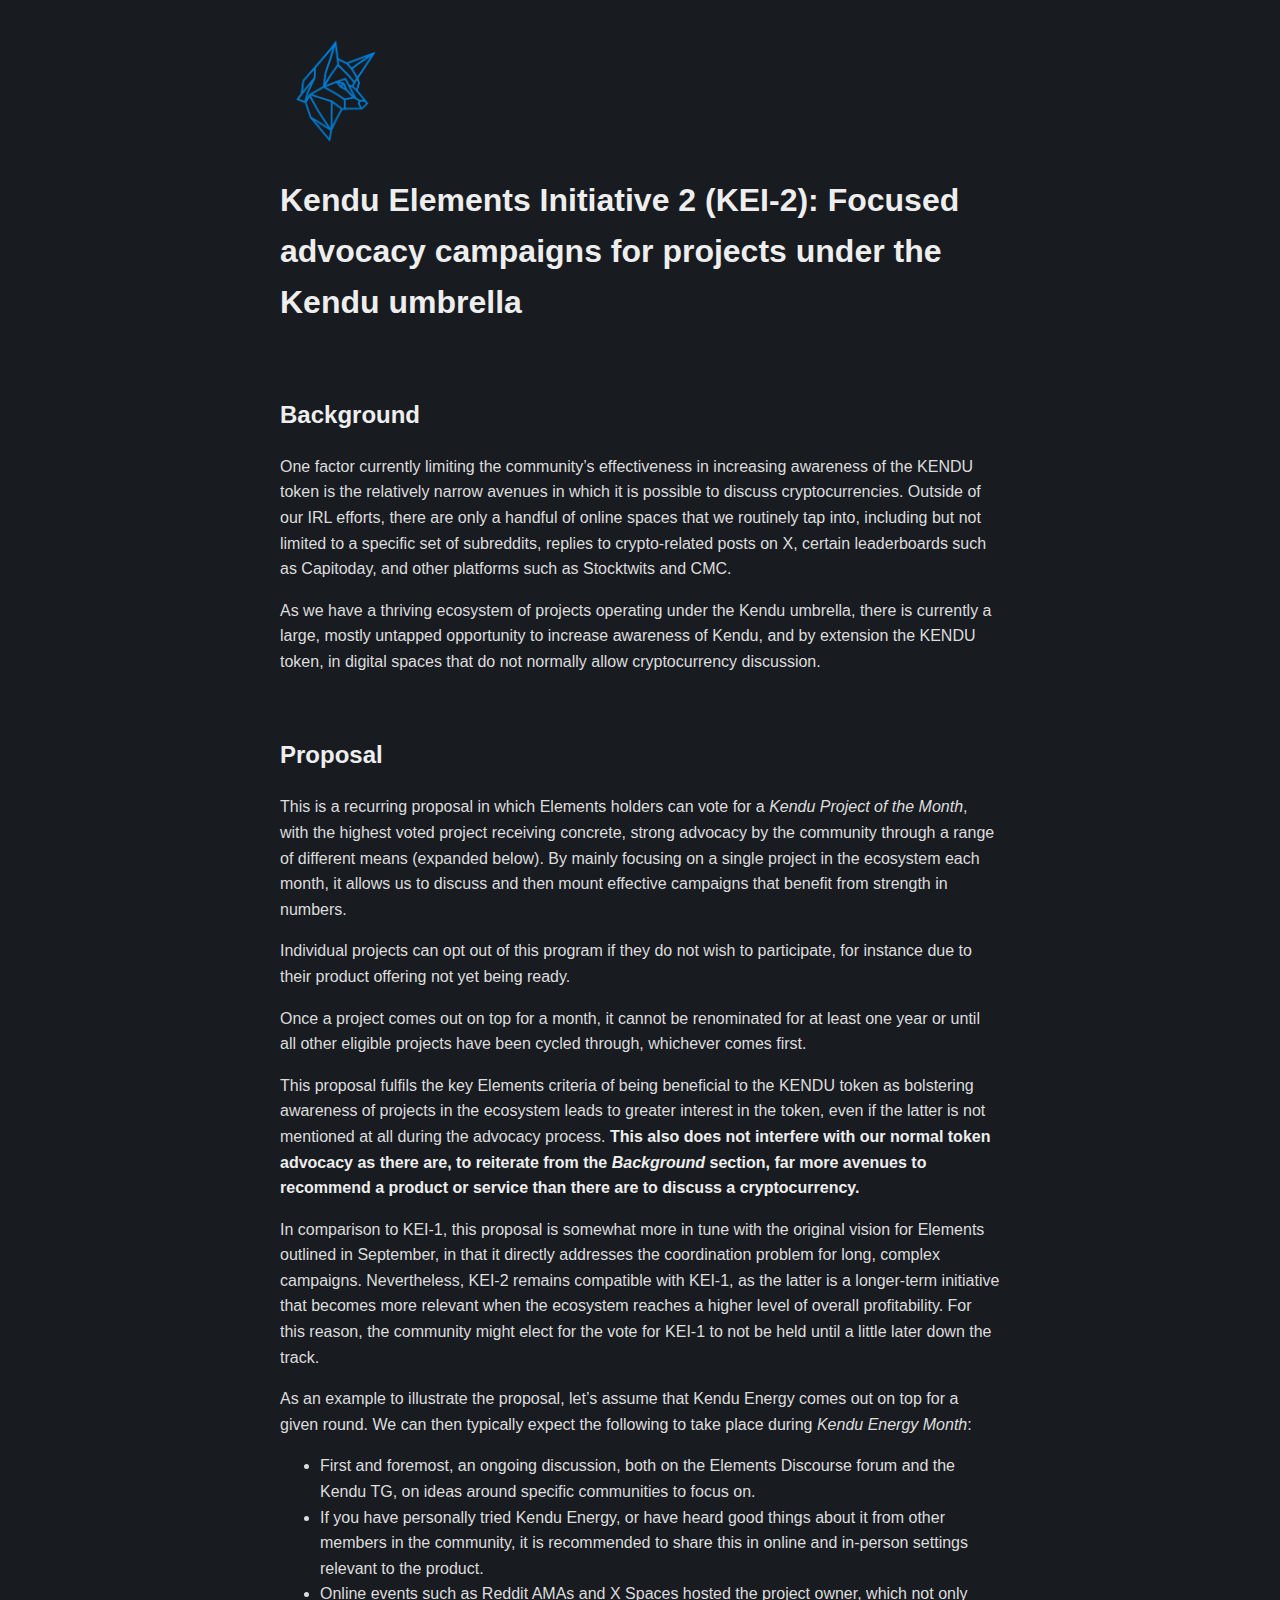
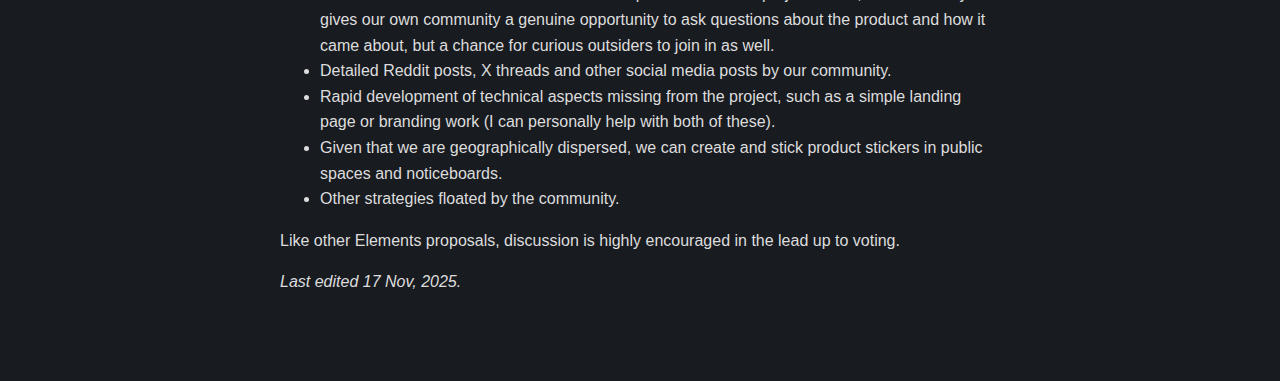
<file: kei2.html>
<!DOCTYPE html>
<html lang="en-us">

<head>
  <meta http-equiv="X-Clacks-Overhead" content="GNU Terry Pratchett" />
  <meta charset="utf-8">
  <meta name="viewport" content="width=device-width, initial-scale=1.0" />
<title>Kendu Elements Initiative 2</title>
<meta name="title" content="Kendu Elements Initiative 2" />
<link
    rel="shortcut icon"
    href="./kei1_assets/ke_logo.png"
    type="image/x-icon"
/>
<meta name="description" content="
Kendu Elements Initiative 2 (KEI-2): Focused advocacy campaigns for projects under the Kendu umbrella
Background
One factor currently limiting the community’s effectiveness in increasing awareness of the KENDU token is the relatively narrow avenues in which it is possible to discuss cryptocurrencies. Outside of our IRL efforts, there are only a handful of online spaces that we routinely tap into, including but not limited to a specific set of subreddits, replies to crypto-related posts on X, certain leaderboards such as Capitoday, and other platforms such as Stocktwits and CMC." />
<meta name="keywords" content="" />


<meta property="og:url" content="https://kenduelements.xyz/kei2/">
  <meta property="og:site_name" content="Kendu Elements Initiative 2">
  <meta property="og:title" content="Kendu Elements Initiative 2">
  <meta property="og:description" content="Kendu Elements Initiative 2 (KEI-2): Focused advocacy campaigns for projects under the Kendu umbrella Background One factor currently limiting the community’s effectiveness in increasing awareness of the KENDU token is the relatively narrow avenues in which it is possible to discuss cryptocurrencies. Outside of our IRL efforts, there are only a handful of online spaces that we routinely tap into, including but not limited to a specific set of subreddits, replies to crypto-related posts on X, certain leaderboards such as Capitoday, and other platforms such as Stocktwits and CMC.">
  <meta property="og:locale" content="en_us">
  <meta property="og:type" content="article">




  <meta name="twitter:card" content="summary">
  <meta name="twitter:title" content="Kendu Elements Initiative 2">
  <meta name="twitter:description" content="Kendu Elements Initiative 2 (KEI-2): Focused advocacy campaigns for projects under the Kendu umbrella Background One factor currently limiting the community’s effectiveness in increasing awareness of the KENDU token is the relatively narrow avenues in which it is possible to discuss cryptocurrencies. Outside of our IRL efforts, there are only a handful of online spaces that we routinely tap into, including but not limited to a specific set of subreddits, replies to crypto-related posts on X, certain leaderboards such as Capitoday, and other platforms such as Stocktwits and CMC.">




  <meta itemprop="name" content="Kendu Elements Initiative 2">
  <meta itemprop="description" content="Kendu Elements Initiative 2 (KEI-2): Focused advocacy campaigns for projects under the Kendu umbrella Background One factor currently limiting the community’s effectiveness in increasing awareness of the KENDU token is the relatively narrow avenues in which it is possible to discuss cryptocurrencies. Outside of our IRL efforts, there are only a handful of online spaces that we routinely tap into, including but not limited to a specific set of subreddits, replies to crypto-related posts on X, certain leaderboards such as Capitoday, and other platforms such as Stocktwits and CMC.">
  <meta itemprop="wordCount" content="630">
<meta name="referrer" content="no-referrer-when-downgrade" />

  <style>
  :root {
    --width: 720px;
    --font-main: Verdana, sans-serif;
    --font-secondary: Verdana, sans-serif;
    --font-scale: 1em;
    --background-color: #181b20;
    --heading-color: #eee;
    --text-color: #ddd;
    --link-color: #8cc2dd;
    --visited-color: #8b6fcb;
    --blockquote-color: #ccc;
  }

  @media (prefers-color-scheme: dark) {
    :root {
      --background-color: #181b20;
      --heading-color: #eee;
      --text-color: #ddd;
      --link-color: #8cc2dd;
      --visited-color: #8b6fcb;
      --blockquote-color: #ccc;
    }
  }

  body {
    font-family: var(--font-secondary);
    font-size: var(--font-scale);
    margin: auto;
    padding: 20px;
    max-width: var(--width);
    text-align: left;
    background-color: var(--background-color);
    word-wrap: break-word;
    overflow-wrap: break-word;
    line-height: 1.5;
    color: var(--text-color);
  }

  h1,
  h2,
  h3,
  h4,
  h5,
  h6 {
    font-family: var(--font-main);
    color: var(--heading-color);
  }

  a {
    color: var(--link-color);
    cursor: pointer;
    text-decoration: none;
  }

  a:hover {
    text-decoration: underline;
  }

  nav a {
    margin-right: 8px;
  }

  strong,
  b {
    color: var(--heading-color);
  }

  button {
    margin: 0;
    cursor: pointer;
  }

  time {
    font-family: monospace;
    font-style: normal;
    font-size: 15px;
  }

  main {
    line-height: 1.6;
  }

  table {
    width: 100%;
  }

  hr {
    border: 0;
    border-top: 1px dashed;
  }

  img {
    max-width: 100%;
  }

  code {
    font-family: monospace;
    padding: 2px;
    border-radius: 3px;
  }

  blockquote {
    border-left: 1px solid #999;
    color: var(--blockquote-color);
    padding-left: 20px;
    font-style: italic;
  }

  footer {
    padding: 25px 0;
    text-align: center;
  }

  .title:hover {
    text-decoration: none;
  }

  .title h1 {
    font-size: 1.5em;
  }

  .inline {
    width: auto !important;
  }

  .highlight,
  .code {
    border-radius: 3px;
    margin-block-start: 1em;
    margin-block-end: 1em;
    overflow-x: auto;
  }

   
  ul.blog-posts {
    list-style-type: none;
    padding: unset;
  }

  ul.blog-posts li {
    display: flex;
  }

  ul.blog-posts li span {
    flex: 0 0 130px;
  }

  ul.blog-posts li a:visited {
    color: var(--visited-color);
  }

</style>

</head>

<body>
  <header><a href="/" class="title">
</a>
</header>
  <main>

<content>
  <p><img src="./kei1_assets/ke_logo.png" style="height:110px;width:110px;" alt="Logo"></p>
  <h1 id="kendu-elements-initiative-2-kei-2-focused-advocacy-campaigns-for-projects-under-the-kendu-umbrella">Kendu Elements Initiative 2 (KEI-2): Focused advocacy campaigns for projects under the Kendu umbrella</h1>
  <br>
<h2 id="background">Background</h2>
<p>One factor currently limiting the community’s effectiveness in increasing awareness of the KENDU token is the relatively narrow avenues in which it is possible to discuss cryptocurrencies. Outside of our IRL efforts, there are only a handful of online spaces that we routinely tap into, including but not limited to a specific set of subreddits, replies to crypto-related posts on X, certain leaderboards such as Capitoday, and other platforms such as Stocktwits and CMC.</p>
<p>As we have a thriving ecosystem of projects operating under the Kendu umbrella, there is currently a large, mostly untapped opportunity to increase awareness of Kendu, and by extension the KENDU token, in digital spaces that do not normally allow cryptocurrency discussion.</p>
<br>
<h2 id="proposal">Proposal</h2>
<p>This is a recurring proposal in which Elements holders can vote for a <em>Kendu Project of the Month</em>, with the highest voted project receiving concrete, strong advocacy by the community through a range of different means (expanded below). By mainly focusing on a single project in the ecosystem each month, it allows us to discuss and then mount effective campaigns that benefit from strength in numbers.</p>
<p>Individual projects can opt out of this program if they do not wish to participate, for instance due to their product offering not yet being ready.</p>
<p>Once a project comes out on top for a month, it cannot be renominated for at least one year or until all other eligible projects have been cycled through, whichever comes first.</p>
<p>This proposal fulfils the key Elements criteria of being beneficial to the KENDU token as bolstering awareness of projects in the ecosystem leads to greater interest in the token, even if the latter is not mentioned at all during the advocacy process. <strong>This also does not interfere with our normal token advocacy as there are, to reiterate from the <em>Background</em> section, far more avenues to recommend a product or service than there are to discuss a cryptocurrency.</strong></p>
<p>In comparison to KEI-1, this proposal is somewhat more in tune with the original vision for Elements outlined in September, in that it directly addresses the coordination problem for long, complex campaigns. Nevertheless, KEI-2 remains compatible with KEI-1, as the latter is a longer-term initiative that becomes more relevant when the ecosystem reaches a higher level of overall profitability. For this reason, the community might elect for the vote for KEI-1 to not be held until a little later down the track.</p>
<p>As an example to illustrate the proposal, let’s assume that Kendu Energy comes out on top for a given round. We can then typically expect the following to take place during <em>Kendu Energy Month</em>:</p>
<ul>
<li>First and foremost, an ongoing discussion, both on the Elements Discourse forum and the Kendu TG, on ideas around specific communities to focus on.</li>
<li>If you have personally tried Kendu Energy, or have heard good things about it from other members in the community, it is recommended to share this in online and in-person settings relevant to the product.</li>
<li>Online events such as Reddit AMAs and X Spaces hosted the project owner, which not only gives our own community a genuine opportunity to ask questions about the product and how it came about, but a chance for curious outsiders to join in as well.</li>
<li>Detailed Reddit posts, X threads and other social media posts by our community.</li>
<li>Rapid development of technical aspects missing from the project, such as a simple landing page or branding work (I can personally help with both of these).</li>
<li>Given that we are geographically dispersed, we can create and stick product stickers in public spaces and noticeboards.</li>
<li>Other strategies floated by the community.</li>
</ul>
<p>Like other Elements proposals, discussion is highly encouraged in the lead up to voting.</p>
<p><em>Last edited 17 Nov, 2025.</em></p>

</content>



<p>
  
</p>

  </main>
  <footer></footer>

  
</body>

</html>
</file>
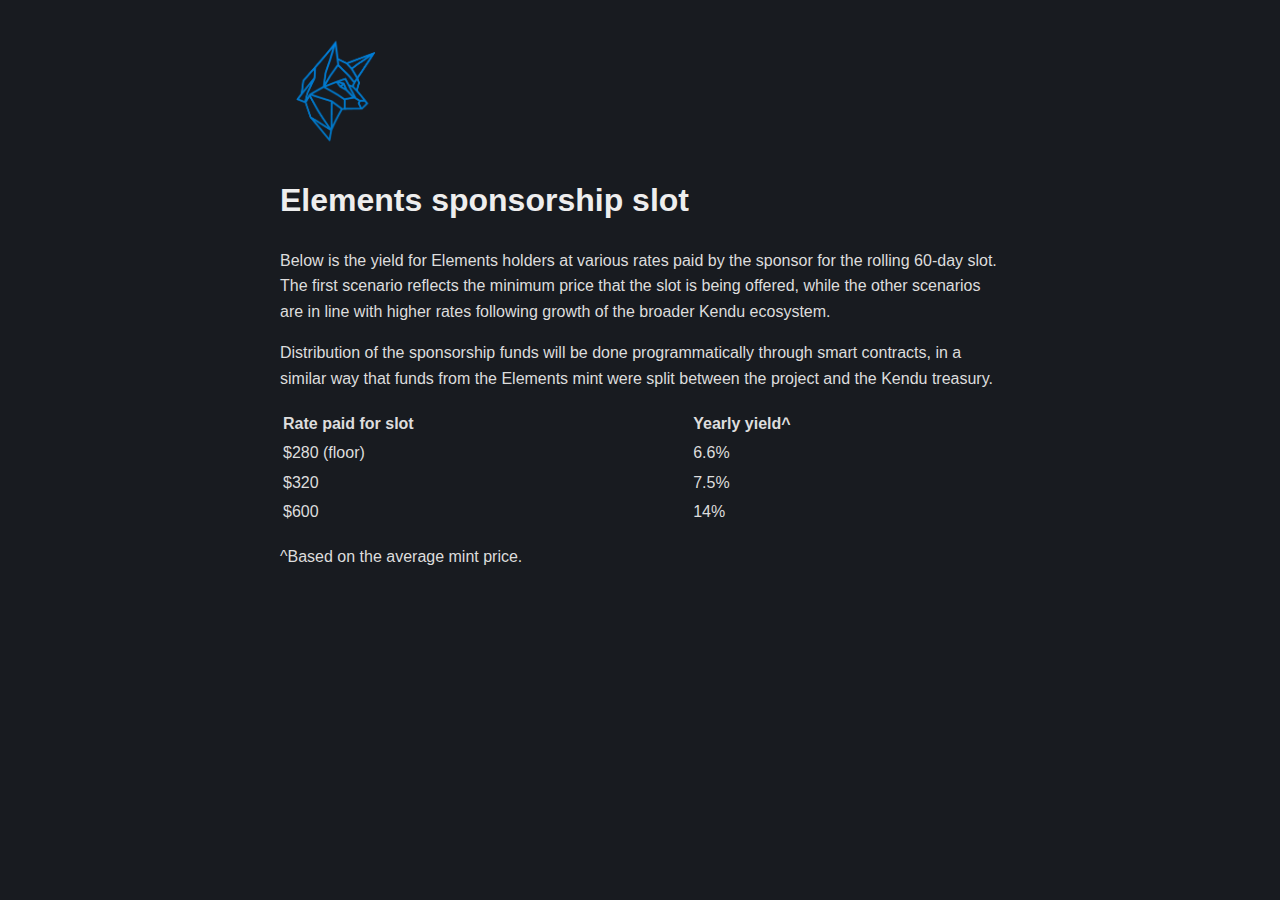
<file: sponsorship-slot.html>
<!DOCTYPE html>
<html lang="en-us">

<head>
  <meta http-equiv="X-Clacks-Overhead" content="GNU Terry Pratchett" />
  <meta charset="utf-8">
  <meta name="viewport" content="width=device-width, initial-scale=1.0" />
<title>Kendu Elements sponsorship</title>
<meta name="title" content="Kendu Elements sponsorship" />
<link
    rel="shortcut icon"
    href="./kei1_assets/ke_logo.png"
    type="image/x-icon"
/>

  <style>
  :root {
    --width: 720px;
    --font-main: Verdana, sans-serif;
    --font-secondary: Verdana, sans-serif;
    --font-scale: 1em;
    --background-color: #181b20;
    --heading-color: #eee;
    --text-color: #ddd;
    --link-color: #8cc2dd;
    --visited-color: #8b6fcb;
    --blockquote-color: #ccc;
  }

  @media (prefers-color-scheme: dark) {
    :root {
      --background-color: #181b20;
      --heading-color: #eee;
      --text-color: #ddd;
      --link-color: #8cc2dd;
      --visited-color: #8b6fcb;
      --blockquote-color: #ccc;
    }
  }

  body {
    font-family: var(--font-secondary);
    font-size: var(--font-scale);
    margin: auto;
    padding: 20px;
    max-width: var(--width);
    text-align: left;
    background-color: var(--background-color);
    word-wrap: break-word;
    overflow-wrap: break-word;
    line-height: 1.5;
    color: var(--text-color);
  }

  h1,
  h2,
  h3,
  h4,
  h5,
  h6 {
    font-family: var(--font-main);
    color: var(--heading-color);
  }

  a {
    color: var(--link-color);
    cursor: pointer;
    text-decoration: none;
  }

  a:hover {
    text-decoration: underline;
  }

  nav a {
    margin-right: 8px;
  }

  strong,
  b {
    color: var(--heading-color);
  }

  button {
    margin: 0;
    cursor: pointer;
  }

  time {
    font-family: monospace;
    font-style: normal;
    font-size: 15px;
  }

  main {
    line-height: 1.6;
  }

  table {
    width: 100%;
  }

  hr {
    border: 0;
    border-top: 1px dashed;
  }

  img {
    max-width: 100%;
  }

  code {
    font-family: monospace;
    padding: 2px;
    border-radius: 3px;
  }

  blockquote {
    border-left: 1px solid #999;
    color: var(--blockquote-color);
    padding-left: 20px;
    font-style: italic;
  }

  footer {
    padding: 25px 0;
    text-align: center;
  }

  .title:hover {
    text-decoration: none;
  }

  .title h1 {
    font-size: 1.5em;
  }

  .inline {
    width: auto !important;
  }

  .highlight,
  .code {
    border-radius: 3px;
    margin-block-start: 1em;
    margin-block-end: 1em;
    overflow-x: auto;
  }

   
  ul.blog-posts {
    list-style-type: none;
    padding: unset;
  }

  ul.blog-posts li {
    display: flex;
  }

  ul.blog-posts li span {
    flex: 0 0 130px;
  }

  ul.blog-posts li a:visited {
    color: var(--visited-color);
  }

</style>

</head>

<body>
  <header><a href="/" class="title">
</a>
</header>
  <main>

<content>
  <p><a href="https://kenduelements.xyz/"><img src="./kei1_assets/ke_logo.png" style="height:110px;width:110px;" alt="Logo"></a></p>
  <h1 id="elements-sponsorship-slot">Elements sponsorship slot</h1>
<p>Below is the yield for Elements holders at various rates paid by the sponsor for the rolling 60-day slot. The first scenario reflects the minimum price that the slot is being offered, while the other scenarios are in line with higher rates following growth of the broader Kendu ecosystem.</p>
<p>Distribution of the sponsorship funds will be done programmatically through smart contracts, in a similar way that funds from the Elements mint were split between the project and the Kendu treasury.</p>
<table>
  <thead>
      <tr>
          <th>Rate paid for slot</th>
          <th>Yearly yield^</th>
      </tr>
  </thead>
  <tbody>
      <tr>
          <td>$280 (floor)</td>
          <td>6.6%</td>
      </tr>
      <tr>
          <td>$320</td>
          <td>7.5%</td>
      </tr>
      <tr>
          <td>$600</td>
          <td>14%</td>
      </tr>
  </tbody>
</table>
<p>^Based on the average mint price.</p>

</content>



<p>
  
</p>

  </main>
  <footer></footer>

  
</body>

</html>
</file>
